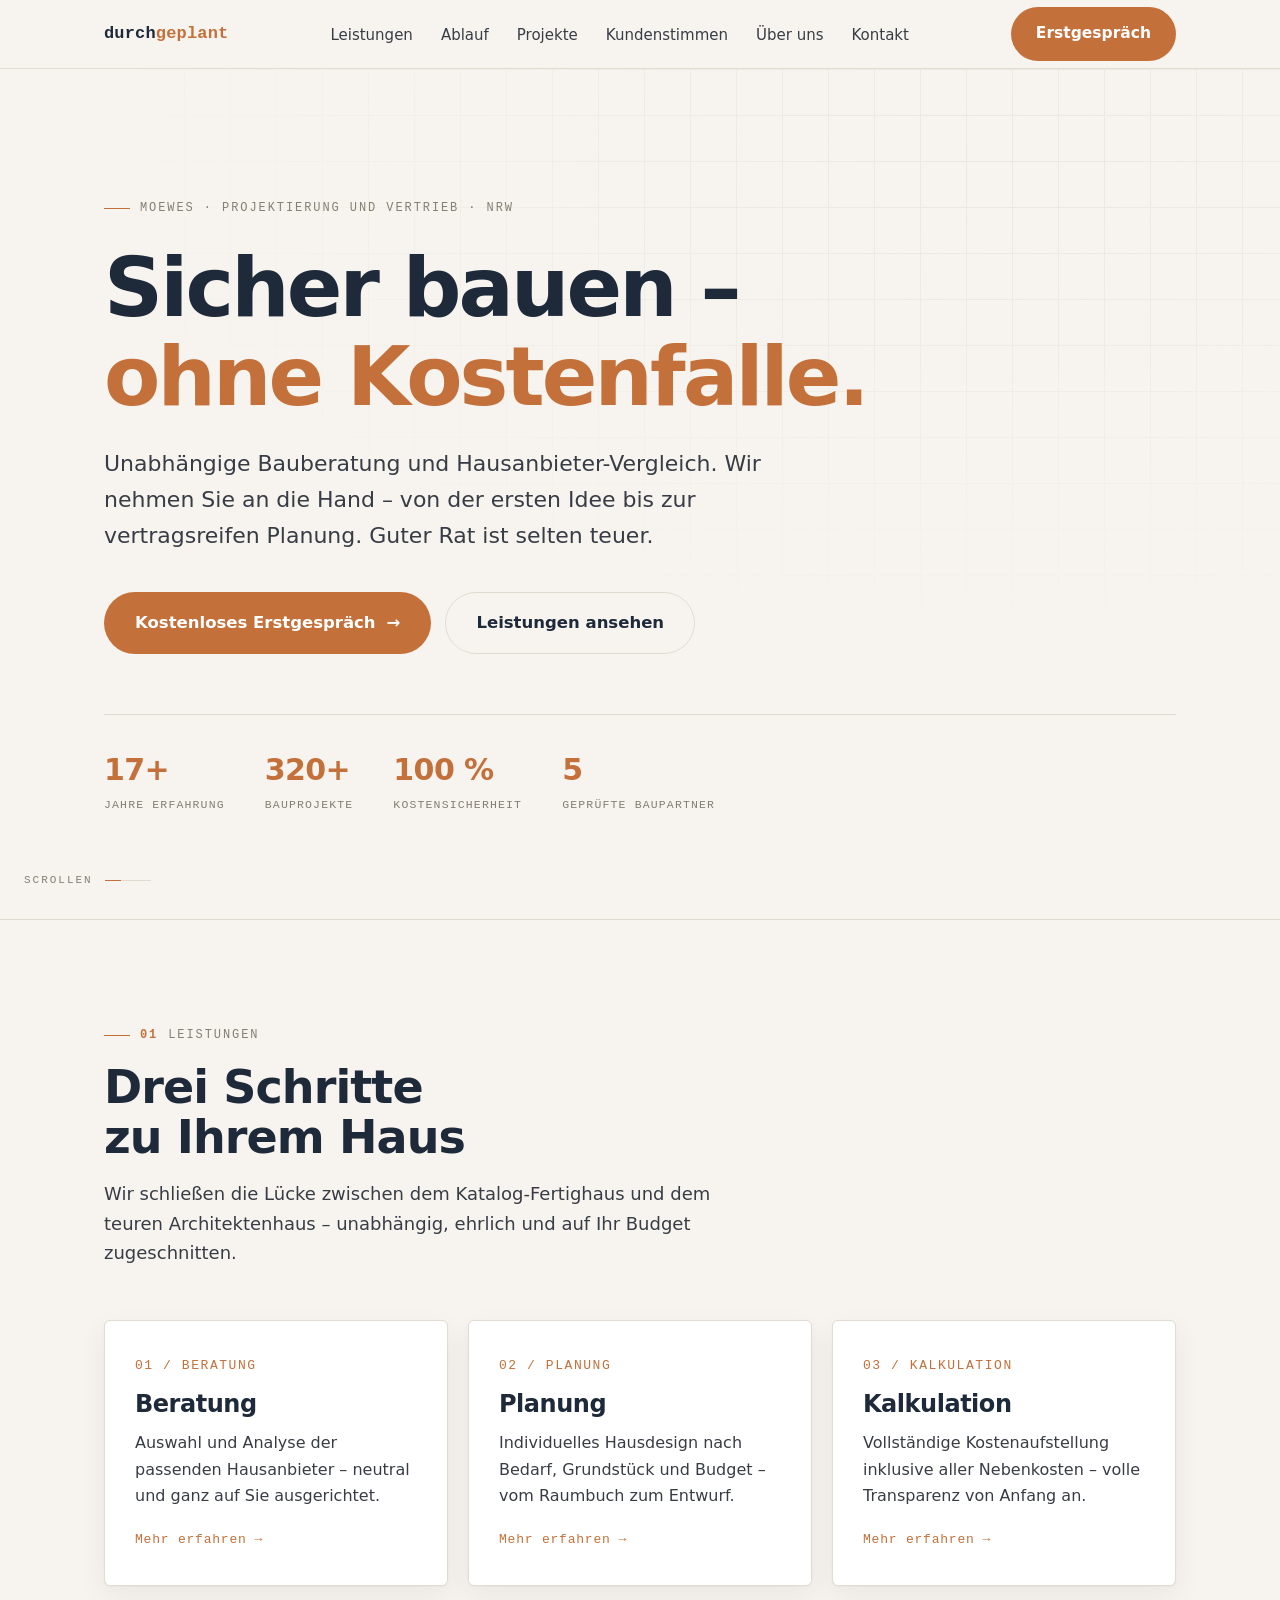
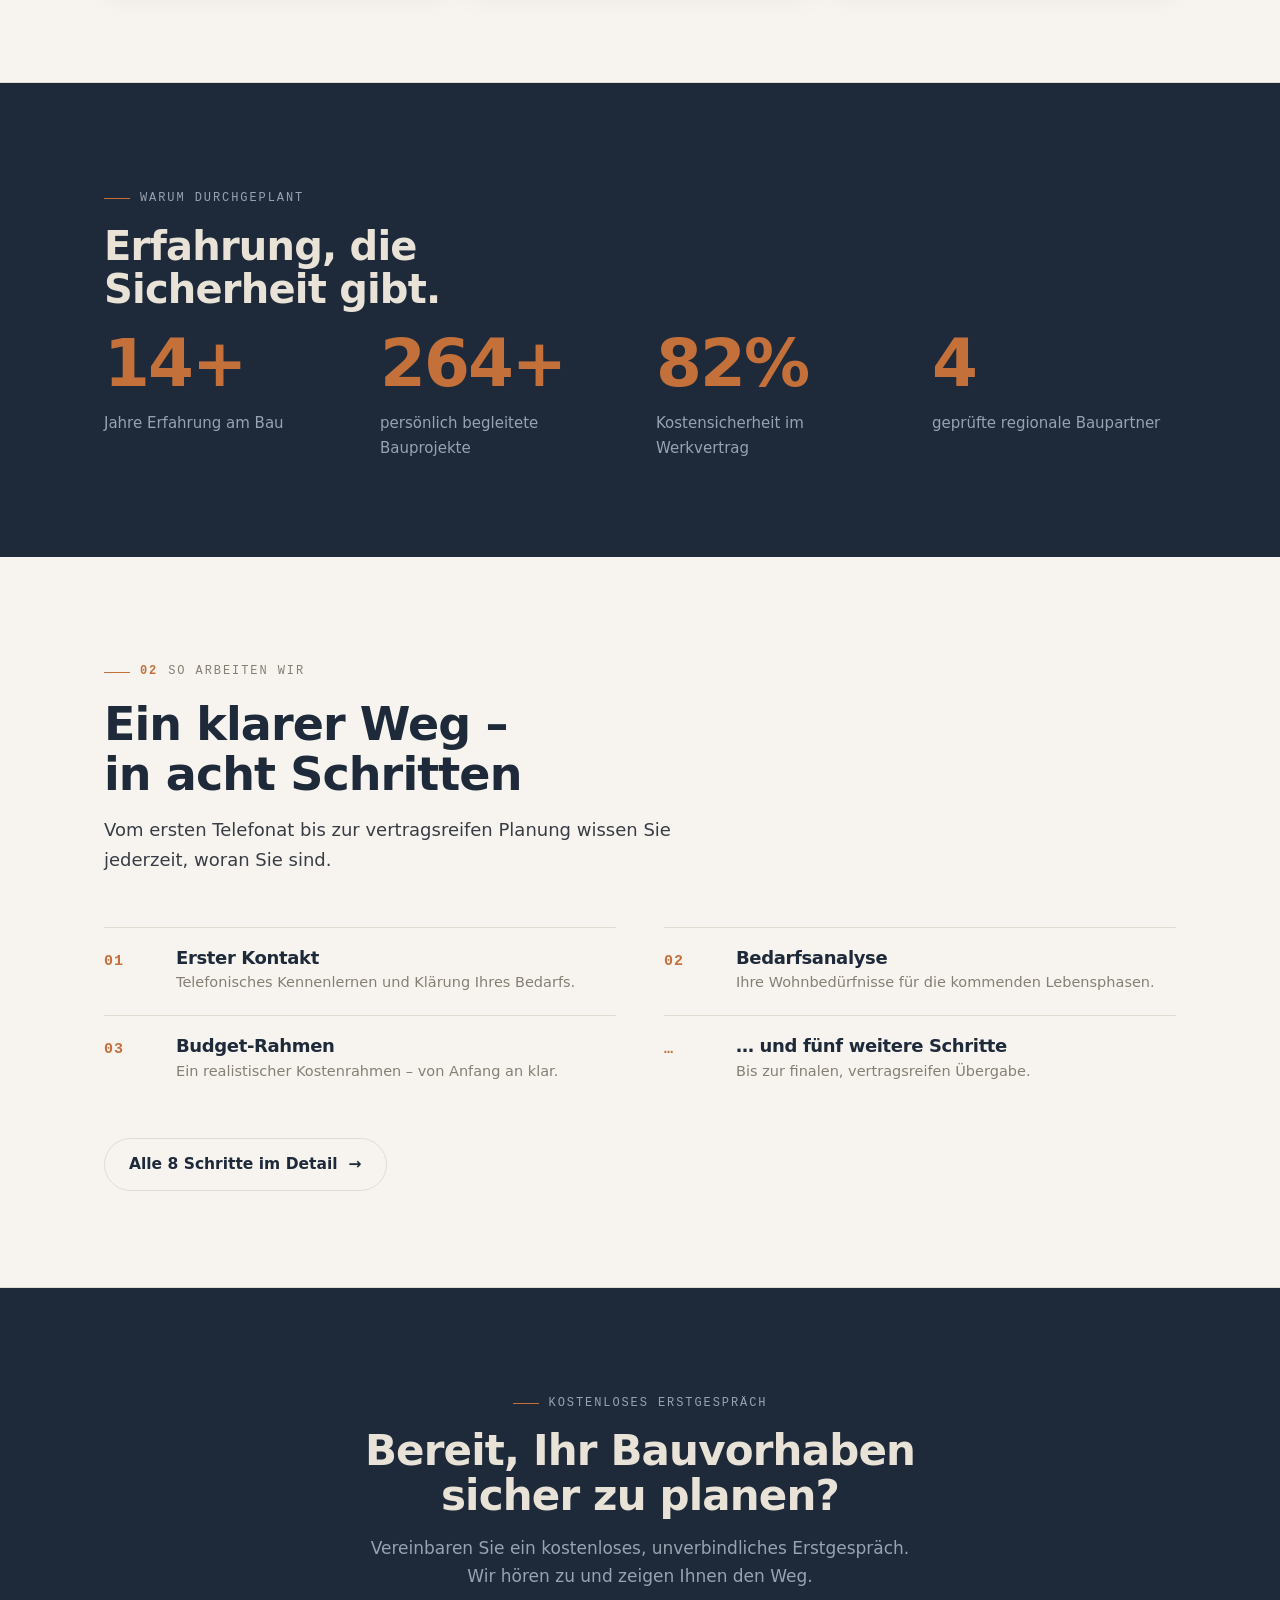
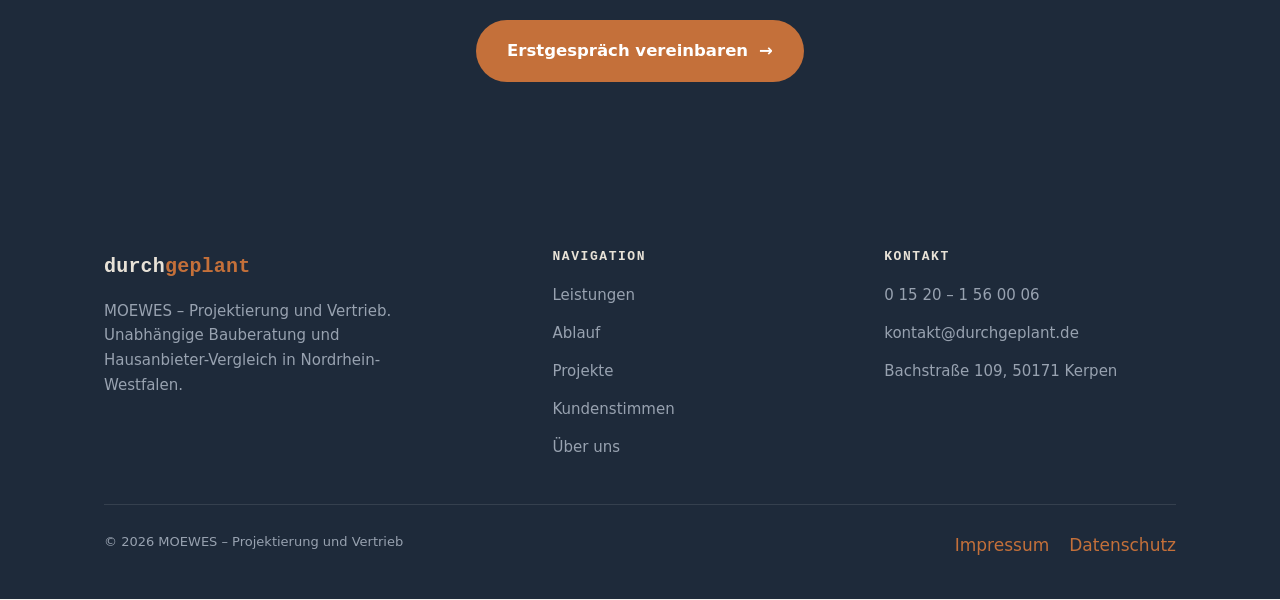
<file: index.html>
<!DOCTYPE html>
<html lang="de">
<head>
  <meta charset="UTF-8">
  <meta name="viewport" content="width=device-width, initial-scale=1.0">
  <title>durchgeplant · Unabhängige Bauberatung in NRW – MOEWES</title>
  <meta name="description" content="Unabhängige Bauberatung und Hausanbieter-Vergleich in NRW. Sicher bauen ohne Kostenfalle – 100 % Kostensicherheit im Werkvertrag.">
  <link rel="icon" href="data:image/svg+xml,%3Csvg xmlns='http://www.w3.org/2000/svg' viewBox='0 0 32 32'%3E%3Crect width='32' height='32' rx='6' fill='%231E2A3A'/%3E%3Cpath d='M8 22V10l8 5 8-5v12' stroke='%23C4703A' stroke-width='2.4' fill='none' stroke-linejoin='round' stroke-linecap='round'/%3E%3C/svg%3E">
  <link rel="stylesheet" href="styles.css">
</head>
<body>

  <div class="scroll-progress" id="scrollProgress" aria-hidden="true"></div>

  <header class="site-header">
    <div class="container nav">
      <a href="index.html" class="brand" aria-label="durchgeplant Startseite">durch<b>geplant</b></a>
      <nav aria-label="Hauptnavigation">
        <ul class="nav-links" id="navLinks">
          <li><a href="leistungen.html">Leistungen</a></li>
          <li><a href="ablauf.html">Ablauf</a></li>
          <li><a href="projekte.html">Projekte</a></li>
          <li><a href="kundenstimmen.html">Kundenstimmen</a></li>
          <li><a href="ueber-uns.html">Über uns</a></li>
          <li><a href="kontakt.html">Kontakt</a></li>
        </ul>
      </nav>
      <div class="nav-cta">
        <a href="kontakt.html" class="btn btn-primary">Erstgespräch</a>
        <button class="nav-toggle" id="navToggle" aria-label="Menü öffnen" aria-expanded="false" aria-controls="navLinks"><span></span></button>
      </div>
    </div>
  </header>

  <main>
    <section class="hero" style="border-bottom:1px solid var(--line)">
      <div class="hero-grid-bg" aria-hidden="true"></div>
      <div class="container">
        <span class="eyebrow reveal">MOEWES · Projektierung und Vertrieb · NRW</span>
        <h1 class="reveal">Sicher bauen –<br><span class="accent">ohne Kostenfalle.</span></h1>
        <p class="sub reveal">Unabhängige Bauberatung und Hausanbieter-Vergleich. Wir nehmen Sie an die Hand – von der ersten Idee bis zur vertragsreifen Planung. Guter Rat ist selten teuer.</p>
        <div class="actions reveal">
          <a href="kontakt.html" class="btn btn-primary btn-lg btn--arrow">Kostenloses Erstgespräch</a>
          <a href="leistungen.html" class="btn btn-ghost btn-lg">Leistungen ansehen</a>
        </div>
        <div class="trust-strip reveal">
          <div><div class="t-val"><em class="count" data-to="17" data-suffix="+">17+</em></div><div class="t-cap">Jahre Erfahrung</div></div>
          <div><div class="t-val"><em class="count" data-to="320" data-suffix="+">320+</em></div><div class="t-cap">Bauprojekte</div></div>
          <div><div class="t-val"><em class="count" data-to="100" data-suffix="&nbsp;%">100&nbsp;%</em></div><div class="t-cap">Kostensicherheit</div></div>
          <div><div class="t-val"><em class="count" data-to="5" data-suffix="">5</em></div><div class="t-cap">geprüfte Baupartner</div></div>
        </div>
      </div>
      <a href="#leistungen" class="scroll-cue" id="scrollCue" aria-label="Weiter scrollen">
        Scrollen <span class="cue-track" aria-hidden="true"></span>
      </a>
    </section>

    <section id="leistungen">
      <div class="container">
        <div class="sec-head reveal">
          <span class="eyebrow"><span class="num">01</span> Leistungen</span>
          <h2>Drei Schritte zu Ihrem Haus</h2>
          <p>Wir schließen die Lücke zwischen dem Katalog-Fertighaus und dem teuren Architektenhaus – unabhängig, ehrlich und auf Ihr Budget zugeschnitten.</p>
        </div>
        <div class="cards">
          <a href="leistungen.html#beratung" class="card reveal">
            <div class="card-n">01 / BERATUNG</div>
            <h3>Beratung</h3>
            <p>Auswahl und Analyse der passenden Hausanbieter – neutral und ganz auf Sie ausgerichtet.</p>
            <span class="card-more">Mehr erfahren</span>
          </a>
          <a href="leistungen.html#planung" class="card reveal">
            <div class="card-n">02 / PLANUNG</div>
            <h3>Planung</h3>
            <p>Individuelles Hausdesign nach Bedarf, Grundstück und Budget – vom Raumbuch zum Entwurf.</p>
            <span class="card-more">Mehr erfahren</span>
          </a>
          <a href="leistungen.html#kalkulation" class="card reveal">
            <div class="card-n">03 / KALKULATION</div>
            <h3>Kalkulation</h3>
            <p>Vollständige Kostenaufstellung inklusive aller Nebenkosten – volle Transparenz von Anfang an.</p>
            <span class="card-more">Mehr erfahren</span>
          </a>
        </div>
      </div>
    </section>

    <section class="band">
      <div class="container">
        <span class="eyebrow reveal">Warum durchgeplant</span>
        <h2 class="reveal" style="max-width:16ch;margin-top:16px;font-size:clamp(26px,3.6vw,40px)">Erfahrung, die Sicherheit gibt.</h2>
        <div class="stats">
          <div class="stat reveal"><div class="val count" data-to="17" data-suffix="+">17+</div><div class="cap">Jahre Erfahrung am Bau</div></div>
          <div class="stat reveal"><div class="val count" data-to="320" data-suffix="+">320+</div><div class="cap">persönlich begleitete Bauprojekte</div></div>
          <div class="stat reveal"><div class="val count" data-to="100" data-suffix="%">100%</div><div class="cap">Kostensicherheit im Werkvertrag</div></div>
          <div class="stat reveal"><div class="val count" data-to="5" data-suffix="">5</div><div class="cap">geprüfte regionale Baupartner</div></div>
        </div>
      </div>
    </section>

    <section>
      <div class="container">
        <div class="sec-head reveal">
          <span class="eyebrow"><span class="num">02</span> So arbeiten wir</span>
          <h2>Ein klarer Weg – in acht Schritten</h2>
          <p>Vom ersten Telefonat bis zur vertragsreifen Planung wissen Sie jederzeit, woran Sie sind.</p>
        </div>
        <div class="timeline">
          <div class="step reveal"><div class="idx">01</div><div><h3>Erster Kontakt</h3><p>Telefonisches Kennenlernen und Klärung Ihres Bedarfs.</p></div></div>
          <div class="step reveal"><div class="idx">02</div><div><h3>Bedarfsanalyse</h3><p>Ihre Wohnbedürfnisse für die kommenden Lebensphasen.</p></div></div>
          <div class="step reveal"><div class="idx">03</div><div><h3>Budget-Rahmen</h3><p>Ein realistischer Kostenrahmen – von Anfang an klar.</p></div></div>
          <div class="step reveal"><div class="idx">…</div><div><h3>… und fünf weitere Schritte</h3><p>Bis zur finalen, vertragsreifen Übergabe.</p></div></div>
        </div>
        <div class="reveal" style="margin-top:34px">
          <a href="ablauf.html" class="btn btn-ghost btn--arrow">Alle 8 Schritte im Detail</a>
        </div>
      </div>
    </section>

    <section class="band cta-band">
      <div class="container">
        <span class="eyebrow reveal">Kostenloses Erstgespräch</span>
        <h2 class="reveal">Bereit, Ihr Bauvorhaben sicher zu planen?</h2>
        <p class="reveal">Vereinbaren Sie ein kostenloses, unverbindliches Erstgespräch. Wir hören zu und zeigen Ihnen den Weg.</p>
        <div class="actions reveal">
          <a href="kontakt.html" class="btn btn-primary btn-lg btn--arrow">Erstgespräch vereinbaren</a>
        </div>
      </div>
    </section>

  </main>

  <footer class="site-footer">
    <div class="container">
      <div class="footer-top">
        <div class="footer-brand">
          <span class="brand">durch<b>geplant</b></span>
          <p>MOEWES – Projektierung und Vertrieb. Unabhängige Bauberatung und Hausanbieter-Vergleich in Nordrhein-Westfalen.</p>
        </div>
        <div class="footer-col">
          <h4>Navigation</h4>
          <ul>
            <li><a href="leistungen.html">Leistungen</a></li>
            <li><a href="ablauf.html">Ablauf</a></li>
            <li><a href="projekte.html">Projekte</a></li>
            <li><a href="kundenstimmen.html">Kundenstimmen</a></li>
            <li><a href="ueber-uns.html">Über uns</a></li>
          </ul>
        </div>
        <div class="footer-col">
          <h4>Kontakt</h4>
          <ul>
            <li><a href="tel:+4915201560006">0 15 20 – 1 56 00 06</a></li>
            <li><a href="mailto:kontakt@durchgeplant.de">kontakt@durchgeplant.de</a></li>
            <li><span>Bachstraße 109, 50171 Kerpen</span></li>
          </ul>
        </div>
      </div>
      <div class="footer-bottom">
        <p>&copy; <span id="year">2026</span> MOEWES – Projektierung und Vertrieb</p>
        <div class="legal">
          <a href="impressum.html">Impressum</a>
          <a href="datenschutz.html">Datenschutz</a>
        </div>
      </div>
    </div>
  </footer>

  <script src="script.js"></script>
</body>
</html>
</file>
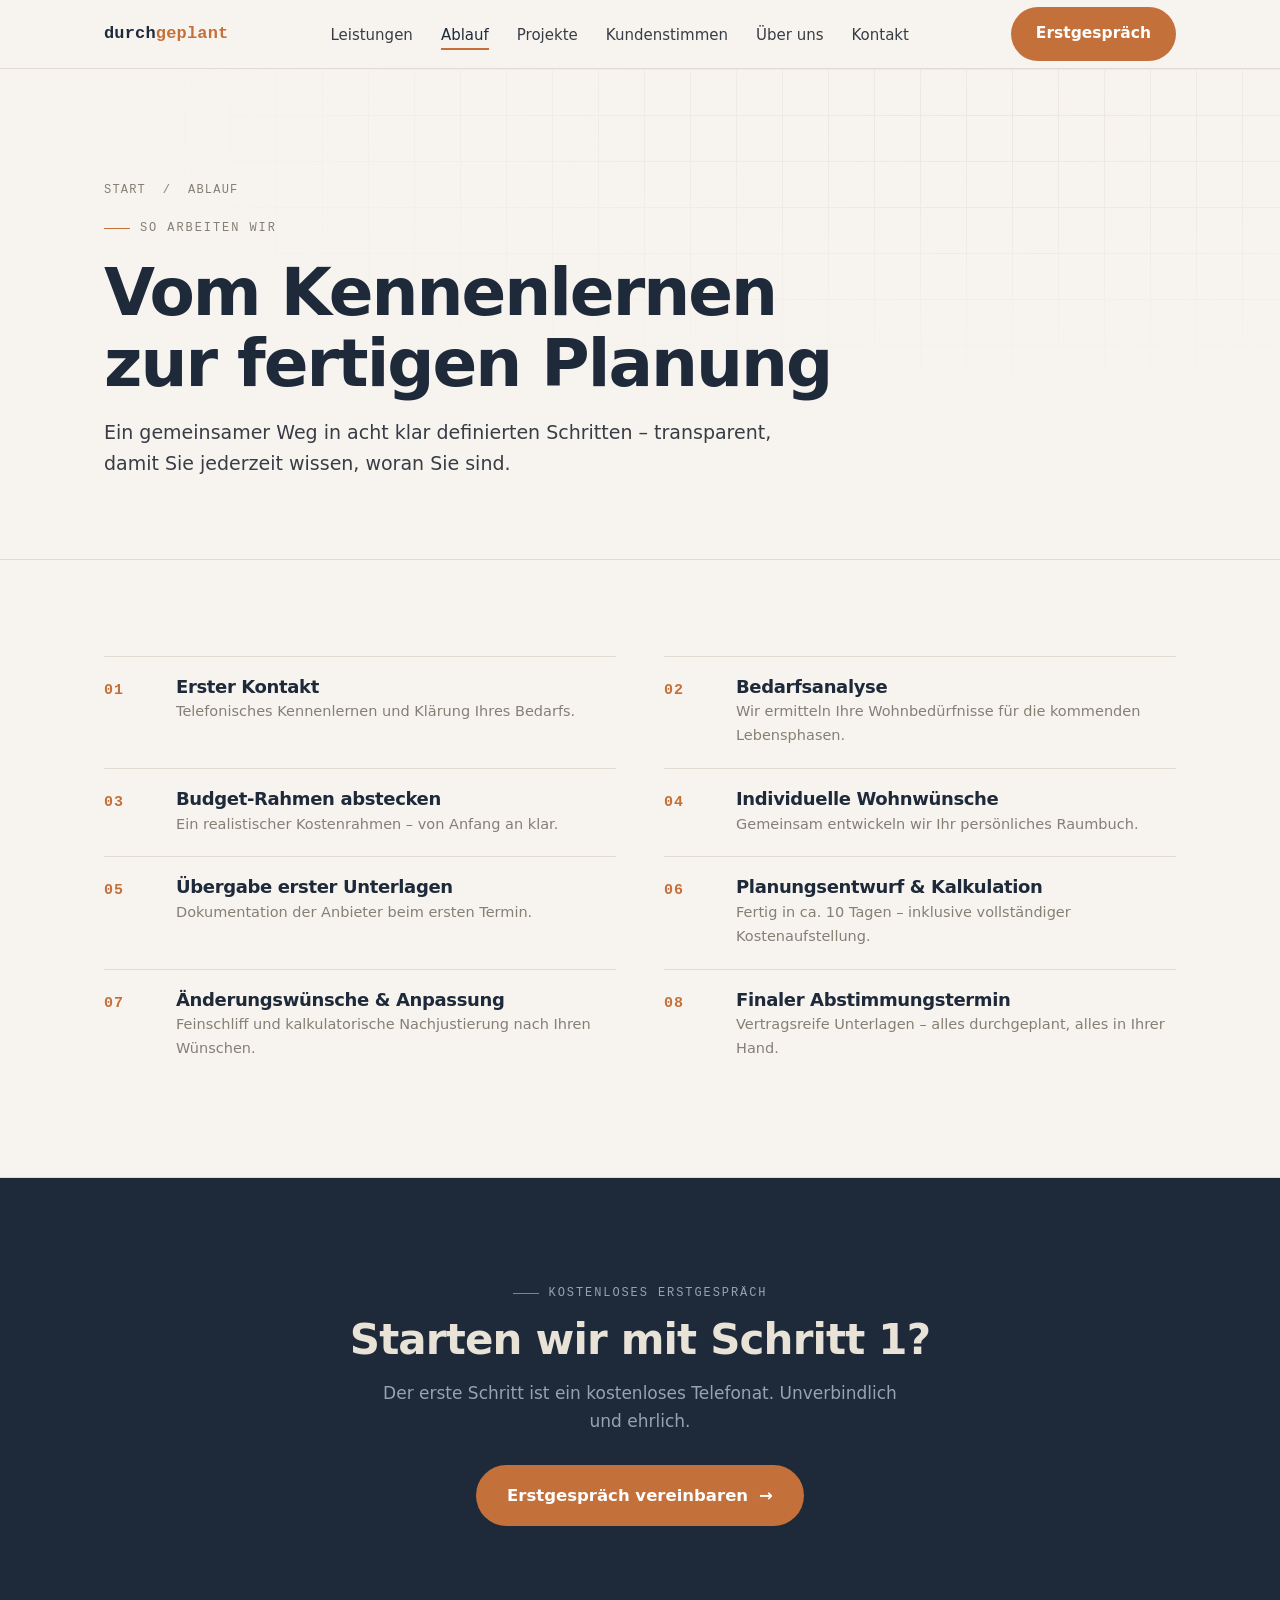
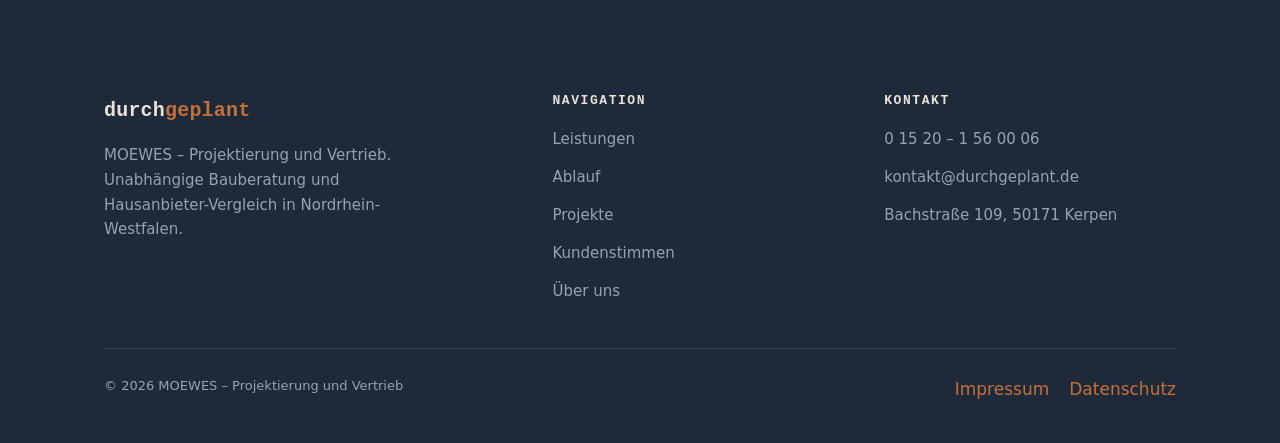
<file: ablauf.html>
<!DOCTYPE html>
<html lang="de">
<head>
  <meta charset="UTF-8">
  <meta name="viewport" content="width=device-width, initial-scale=1.0">
  <title>Ablauf · In 8 Schritten zum Haus – durchgeplant</title>
  <meta name="description" content="Der durchgeplant-Weg: in acht klar definierten Schritten vom ersten Kontakt zur vertragsreifen Bauplanung.">
  <link rel="icon" href="data:image/svg+xml,%3Csvg xmlns='http://www.w3.org/2000/svg' viewBox='0 0 32 32'%3E%3Crect width='32' height='32' rx='6' fill='%231E2A3A'/%3E%3Cpath d='M8 22V10l8 5 8-5v12' stroke='%23C4703A' stroke-width='2.4' fill='none' stroke-linejoin='round' stroke-linecap='round'/%3E%3C/svg%3E">
  <link rel="stylesheet" href="styles.css?v=2">
</head>
<body>

  <div class="scroll-progress" id="scrollProgress" aria-hidden="true"></div>

  <header class="site-header">
    <div class="container nav">
      <a href="index.html" class="brand" aria-label="durchgeplant Startseite">durch<b>geplant</b></a>
      <nav aria-label="Hauptnavigation">
        <ul class="nav-links" id="navLinks">
          <li><a href="leistungen.html">Leistungen</a></li>
          <li><a href="ablauf.html" class="active" aria-current="page">Ablauf</a></li>
          <li><a href="projekte.html">Projekte</a></li>
          <li><a href="kundenstimmen.html">Kundenstimmen</a></li>
          <li><a href="ueber-uns.html">Über uns</a></li>
          <li><a href="kontakt.html">Kontakt</a></li>
        </ul>
      </nav>
      <div class="nav-cta">
        <a href="kontakt.html" class="btn btn-primary">Erstgespräch</a>
        <button class="nav-toggle" id="navToggle" aria-label="Menü öffnen" aria-expanded="false" aria-controls="navLinks"><span></span></button>
      </div>
    </div>
  </header>

  <main>
    <section class="page-hero">
      <div class="hero-grid-bg" aria-hidden="true"></div>
      <div class="container">
        <div class="crumb reveal"><a href="index.html">Start</a> &nbsp;/&nbsp; Ablauf</div>
        <span class="eyebrow reveal" style="margin-top:18px">So arbeiten wir</span>
        <h1 class="reveal">Vom Kennenlernen zur fertigen Planung</h1>
        <p class="reveal">Ein gemeinsamer Weg in acht klar definierten Schritten – transparent, damit Sie jederzeit wissen, woran Sie sind.</p>
      </div>
    </section>
    <section>
      <div class="container">
        <div class="timeline">
          <div class="step reveal"><div class="idx">01</div><div><h3>Erster Kontakt</h3><p>Telefonisches Kennenlernen und Klärung Ihres Bedarfs.</p></div></div>
          <div class="step reveal"><div class="idx">02</div><div><h3>Bedarfsanalyse</h3><p>Wir ermitteln Ihre Wohnbedürfnisse für die kommenden Lebensphasen.</p></div></div>
          <div class="step reveal"><div class="idx">03</div><div><h3>Budget-Rahmen abstecken</h3><p>Ein realistischer Kostenrahmen – von Anfang an klar.</p></div></div>
          <div class="step reveal"><div class="idx">04</div><div><h3>Individuelle Wohnwünsche</h3><p>Gemeinsam entwickeln wir Ihr persönliches Raumbuch.</p></div></div>
          <div class="step reveal"><div class="idx">05</div><div><h3>Übergabe erster Unterlagen</h3><p>Dokumentation der Anbieter beim ersten Termin.</p></div></div>
          <div class="step reveal"><div class="idx">06</div><div><h3>Planungsentwurf &amp; Kalkulation</h3><p>Fertig in ca. 10 Tagen – inklusive vollständiger Kostenaufstellung.</p></div></div>
          <div class="step reveal"><div class="idx">07</div><div><h3>Änderungswünsche &amp; Anpassung</h3><p>Feinschliff und kalkulatorische Nachjustierung nach Ihren Wünschen.</p></div></div>
          <div class="step reveal"><div class="idx">08</div><div><h3>Finaler Abstimmungstermin</h3><p>Vertragsreife Unterlagen – alles durchgeplant, alles in Ihrer Hand.</p></div></div>
        </div>
      </div>
    </section>

    <section class="band cta-band">
      <div class="container">
        <span class="eyebrow reveal">Kostenloses Erstgespräch</span>
        <h2 class="reveal">Starten wir mit Schritt 1?</h2>
        <p class="reveal">Der erste Schritt ist ein kostenloses Telefonat. Unverbindlich und ehrlich.</p>
        <div class="actions reveal">
          <a href="kontakt.html" class="btn btn-primary btn-lg btn--arrow">Erstgespräch vereinbaren</a>
        </div>
      </div>
    </section>

  </main>

  <footer class="site-footer">
    <div class="container">
      <div class="footer-top">
        <div class="footer-brand">
          <span class="brand">durch<b>geplant</b></span>
          <p>MOEWES – Projektierung und Vertrieb. Unabhängige Bauberatung und Hausanbieter-Vergleich in Nordrhein-Westfalen.</p>
        </div>
        <div class="footer-col">
          <h4>Navigation</h4>
          <ul>
            <li><a href="leistungen.html">Leistungen</a></li>
            <li><a href="ablauf.html">Ablauf</a></li>
            <li><a href="projekte.html">Projekte</a></li>
            <li><a href="kundenstimmen.html">Kundenstimmen</a></li>
            <li><a href="ueber-uns.html">Über uns</a></li>
          </ul>
        </div>
        <div class="footer-col">
          <h4>Kontakt</h4>
          <ul>
            <li><a href="tel:+4915201560006">0 15 20 – 1 56 00 06</a></li>
            <li><a href="mailto:kontakt@durchgeplant.de">kontakt@durchgeplant.de</a></li>
            <li><span>Bachstraße 109, 50171 Kerpen</span></li>
          </ul>
        </div>
      </div>
      <div class="footer-bottom">
        <p>&copy; <span id="year">2026</span> MOEWES – Projektierung und Vertrieb</p>
        <div class="legal">
          <a href="impressum.html">Impressum</a>
          <a href="datenschutz.html">Datenschutz</a>
        </div>
      </div>
    </div>
  </footer>

  <script src="script.js?v=2"></script>
</body>
</html>
</file>
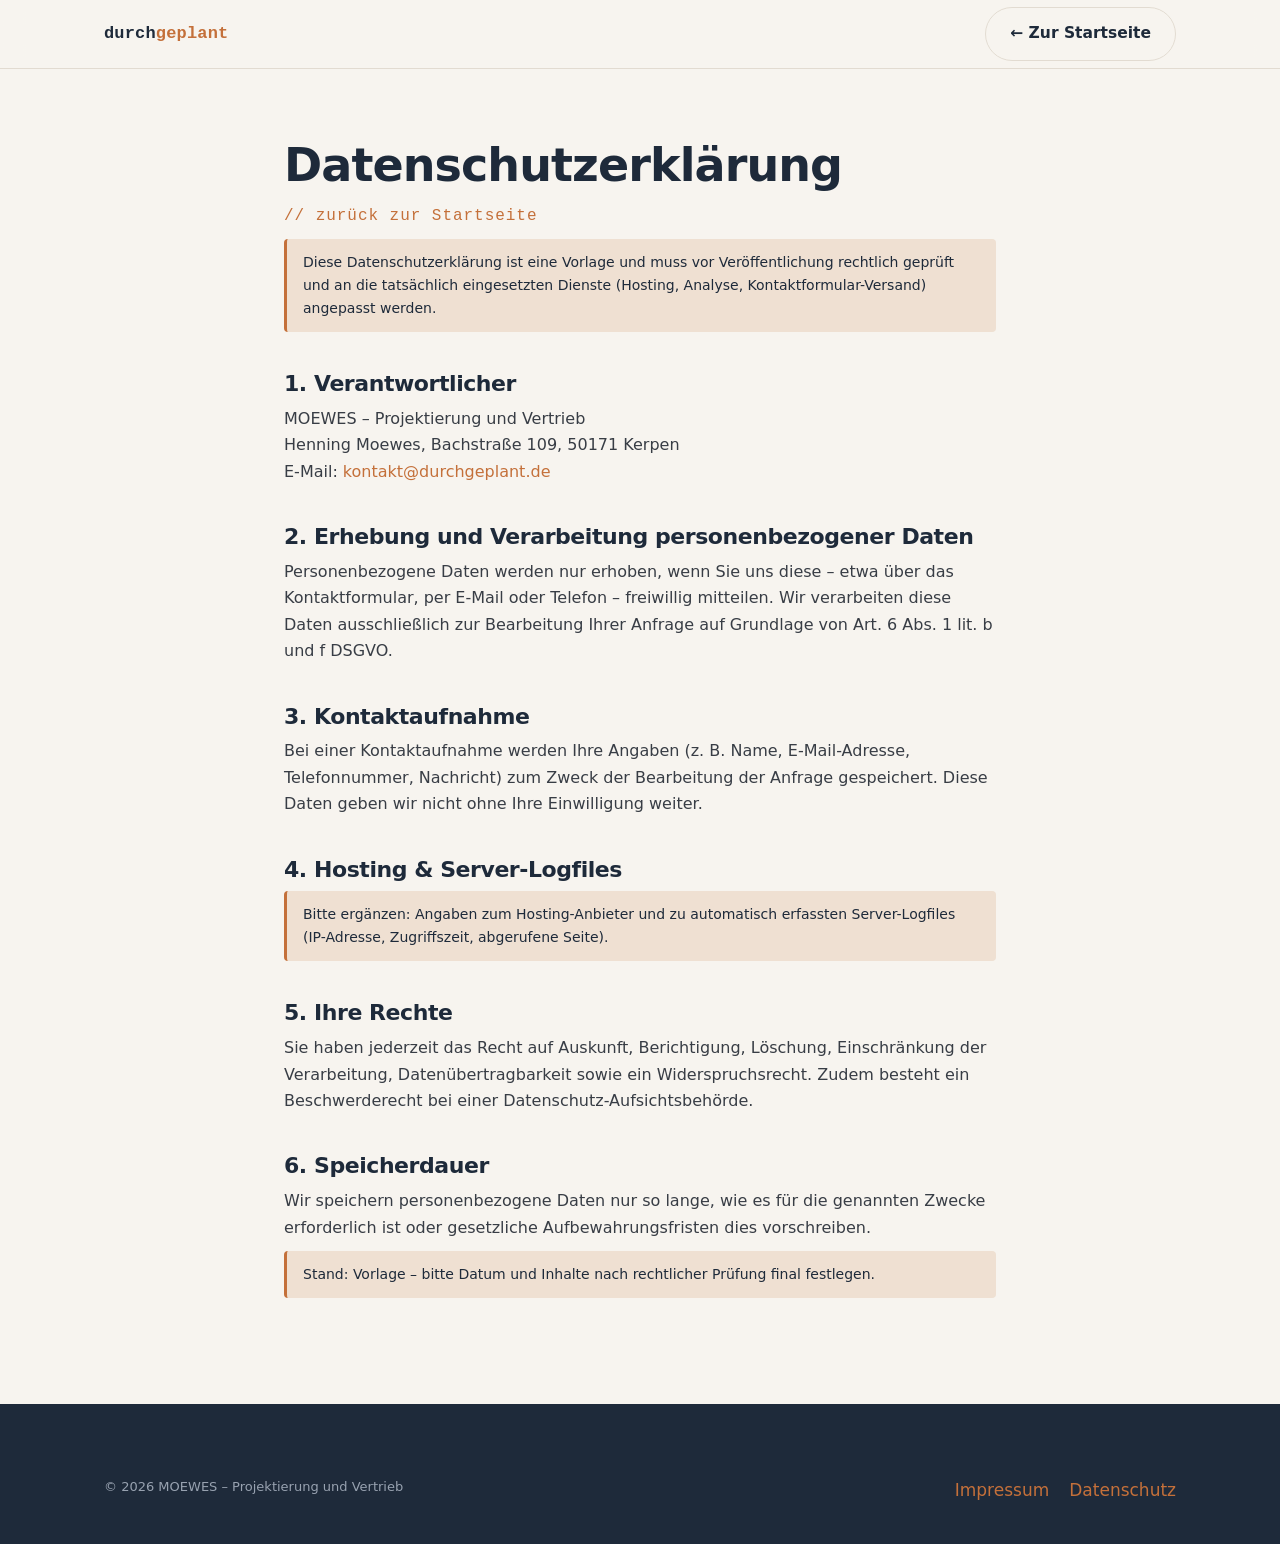
<file: datenschutz.html>
<!DOCTYPE html>
<html lang="de">
<head>
  <meta charset="UTF-8">
  <meta name="viewport" content="width=device-width, initial-scale=1.0">
  <title>Datenschutz · durchgeplant</title>
  <meta name="robots" content="noindex">
  <link rel="icon" href="data:image/svg+xml,%3Csvg xmlns='http://www.w3.org/2000/svg' viewBox='0 0 32 32'%3E%3Crect width='32' height='32' rx='6' fill='%231E2A3A'/%3E%3Cpath d='M8 22V10l8 5 8-5v12' stroke='%23C4703A' stroke-width='2.4' fill='none' stroke-linejoin='round' stroke-linecap='round'/%3E%3C/svg%3E">
  <link rel="stylesheet" href="styles.css?v=2">
</head>
<body>
  <header class="site-header">
    <div class="container nav">
      <a href="index.html" class="brand">durch<b>geplant</b></a>
      <a href="index.html" class="btn btn-ghost">&larr; Zur Startseite</a>
    </div>
  </header>

  <main class="legal-page">
    <div class="container">
      <h1>Datenschutzerklärung</h1>
      <p class="back-link"><a href="index.html">// zurück zur Startseite</a></p>

      <p class="placeholder">Diese Datenschutzerklärung ist eine Vorlage und muss vor Veröffentlichung rechtlich geprüft und an die tatsächlich eingesetzten Dienste (Hosting, Analyse, Kontaktformular-Versand) angepasst werden.</p>

      <h2>1. Verantwortlicher</h2>
      <address>
        MOEWES – Projektierung und Vertrieb<br>
        Henning Moewes, Bachstraße 109, 50171 Kerpen<br>
        E-Mail: <a href="mailto:kontakt@durchgeplant.de">kontakt@durchgeplant.de</a>
      </address>

      <h2>2. Erhebung und Verarbeitung personenbezogener Daten</h2>
      <p>Personenbezogene Daten werden nur erhoben, wenn Sie uns diese – etwa über das Kontaktformular, per E-Mail oder Telefon – freiwillig mitteilen. Wir verarbeiten diese Daten ausschließlich zur Bearbeitung Ihrer Anfrage auf Grundlage von Art. 6 Abs. 1 lit. b und f DSGVO.</p>

      <h2>3. Kontaktaufnahme</h2>
      <p>Bei einer Kontaktaufnahme werden Ihre Angaben (z. B. Name, E-Mail-Adresse, Telefonnummer, Nachricht) zum Zweck der Bearbeitung der Anfrage gespeichert. Diese Daten geben wir nicht ohne Ihre Einwilligung weiter.</p>

      <h2>4. Hosting &amp; Server-Logfiles</h2>
      <p class="placeholder">Bitte ergänzen: Angaben zum Hosting-Anbieter und zu automatisch erfassten Server-Logfiles (IP-Adresse, Zugriffszeit, abgerufene Seite).</p>

      <h2>5. Ihre Rechte</h2>
      <p>Sie haben jederzeit das Recht auf Auskunft, Berichtigung, Löschung, Einschränkung der Verarbeitung, Datenübertragbarkeit sowie ein Widerspruchsrecht. Zudem besteht ein Beschwerderecht bei einer Datenschutz-Aufsichtsbehörde.</p>

      <h2>6. Speicherdauer</h2>
      <p>Wir speichern personenbezogene Daten nur so lange, wie es für die genannten Zwecke erforderlich ist oder gesetzliche Aufbewahrungsfristen dies vorschreiben.</p>

      <p class="placeholder">Stand: Vorlage – bitte Datum und Inhalte nach rechtlicher Prüfung final festlegen.</p>
    </div>
  </main>

  <footer class="site-footer">
    <div class="container">
      <div class="footer-bottom" style="border:none;padding-top:0">
        <p>&copy; <span id="year">2026</span> MOEWES – Projektierung und Vertrieb</p>
        <div class="legal">
          <a href="impressum.html">Impressum</a>
          <a href="datenschutz.html">Datenschutz</a>
        </div>
      </div>
    </div>
  </footer>
  <script src="script.js?v=2"></script>
</body>
</html>
</file>
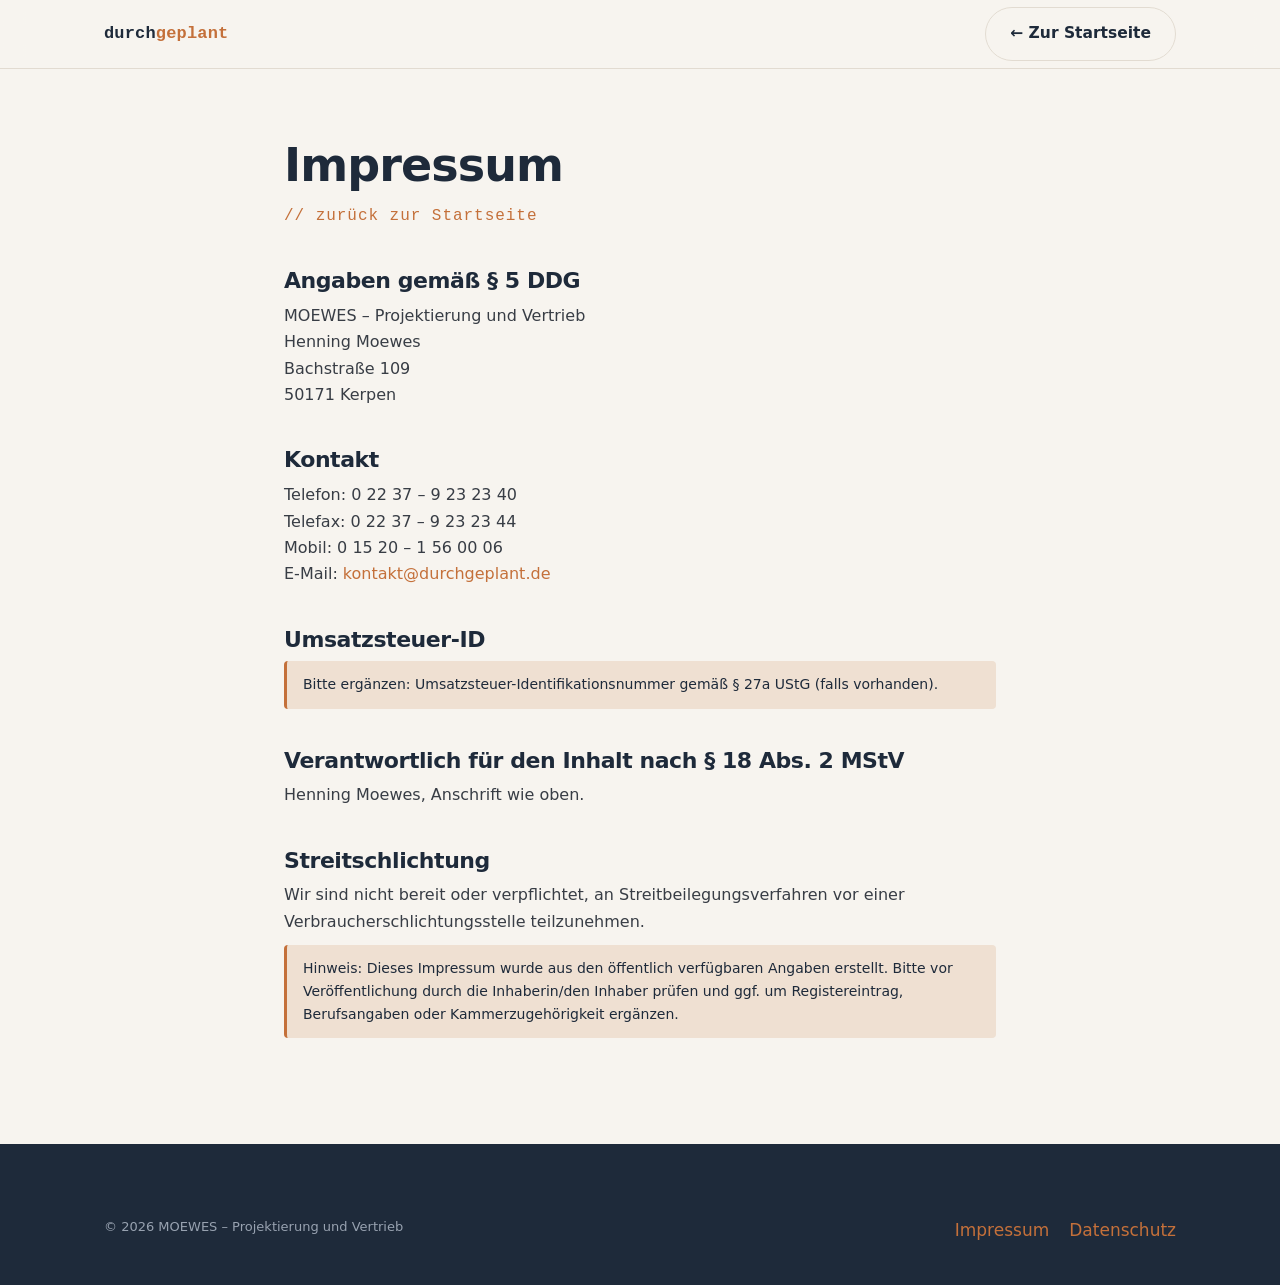
<file: impressum.html>
<!DOCTYPE html>
<html lang="de">
<head>
  <meta charset="UTF-8">
  <meta name="viewport" content="width=device-width, initial-scale=1.0">
  <title>Impressum · durchgeplant</title>
  <meta name="robots" content="noindex">
  <link rel="icon" href="data:image/svg+xml,%3Csvg xmlns='http://www.w3.org/2000/svg' viewBox='0 0 32 32'%3E%3Crect width='32' height='32' rx='6' fill='%231E2A3A'/%3E%3Cpath d='M8 22V10l8 5 8-5v12' stroke='%23C4703A' stroke-width='2.4' fill='none' stroke-linejoin='round' stroke-linecap='round'/%3E%3C/svg%3E">
  <link rel="stylesheet" href="styles.css?v=2">
</head>
<body>
  <header class="site-header">
    <div class="container nav">
      <a href="index.html" class="brand">durch<b>geplant</b></a>
      <a href="index.html" class="btn btn-ghost">&larr; Zur Startseite</a>
    </div>
  </header>

  <main class="legal-page">
    <div class="container">
      <h1>Impressum</h1>
      <p class="back-link"><a href="index.html">// zurück zur Startseite</a></p>

      <h2>Angaben gemäß § 5 DDG</h2>
      <address>
        MOEWES – Projektierung und Vertrieb<br>
        Henning Moewes<br>
        Bachstraße 109<br>
        50171 Kerpen
      </address>

      <h2>Kontakt</h2>
      <p>
        Telefon: 0 22 37 – 9 23 23 40<br>
        Telefax: 0 22 37 – 9 23 23 44<br>
        Mobil: 0 15 20 – 1 56 00 06<br>
        E-Mail: <a href="mailto:kontakt@durchgeplant.de">kontakt@durchgeplant.de</a>
      </p>

      <h2>Umsatzsteuer-ID</h2>
      <p class="placeholder">Bitte ergänzen: Umsatzsteuer-Identifikationsnummer gemäß § 27a UStG (falls vorhanden).</p>

      <h2>Verantwortlich für den Inhalt nach § 18 Abs. 2 MStV</h2>
      <p>Henning Moewes, Anschrift wie oben.</p>

      <h2>Streitschlichtung</h2>
      <p>Wir sind nicht bereit oder verpflichtet, an Streitbeilegungsverfahren vor einer Verbraucherschlichtungsstelle teilzunehmen.</p>

      <p class="placeholder">Hinweis: Dieses Impressum wurde aus den öffentlich verfügbaren Angaben erstellt. Bitte vor Veröffentlichung durch die Inhaberin/den Inhaber prüfen und ggf. um Registereintrag, Berufsangaben oder Kammerzugehörigkeit ergänzen.</p>
    </div>
  </main>

  <footer class="site-footer">
    <div class="container">
      <div class="footer-bottom" style="border:none;padding-top:0">
        <p>&copy; <span id="year">2026</span> MOEWES – Projektierung und Vertrieb</p>
        <div class="legal">
          <a href="impressum.html">Impressum</a>
          <a href="datenschutz.html">Datenschutz</a>
        </div>
      </div>
    </div>
  </footer>
  <script src="script.js?v=2"></script>
</body>
</html>
</file>
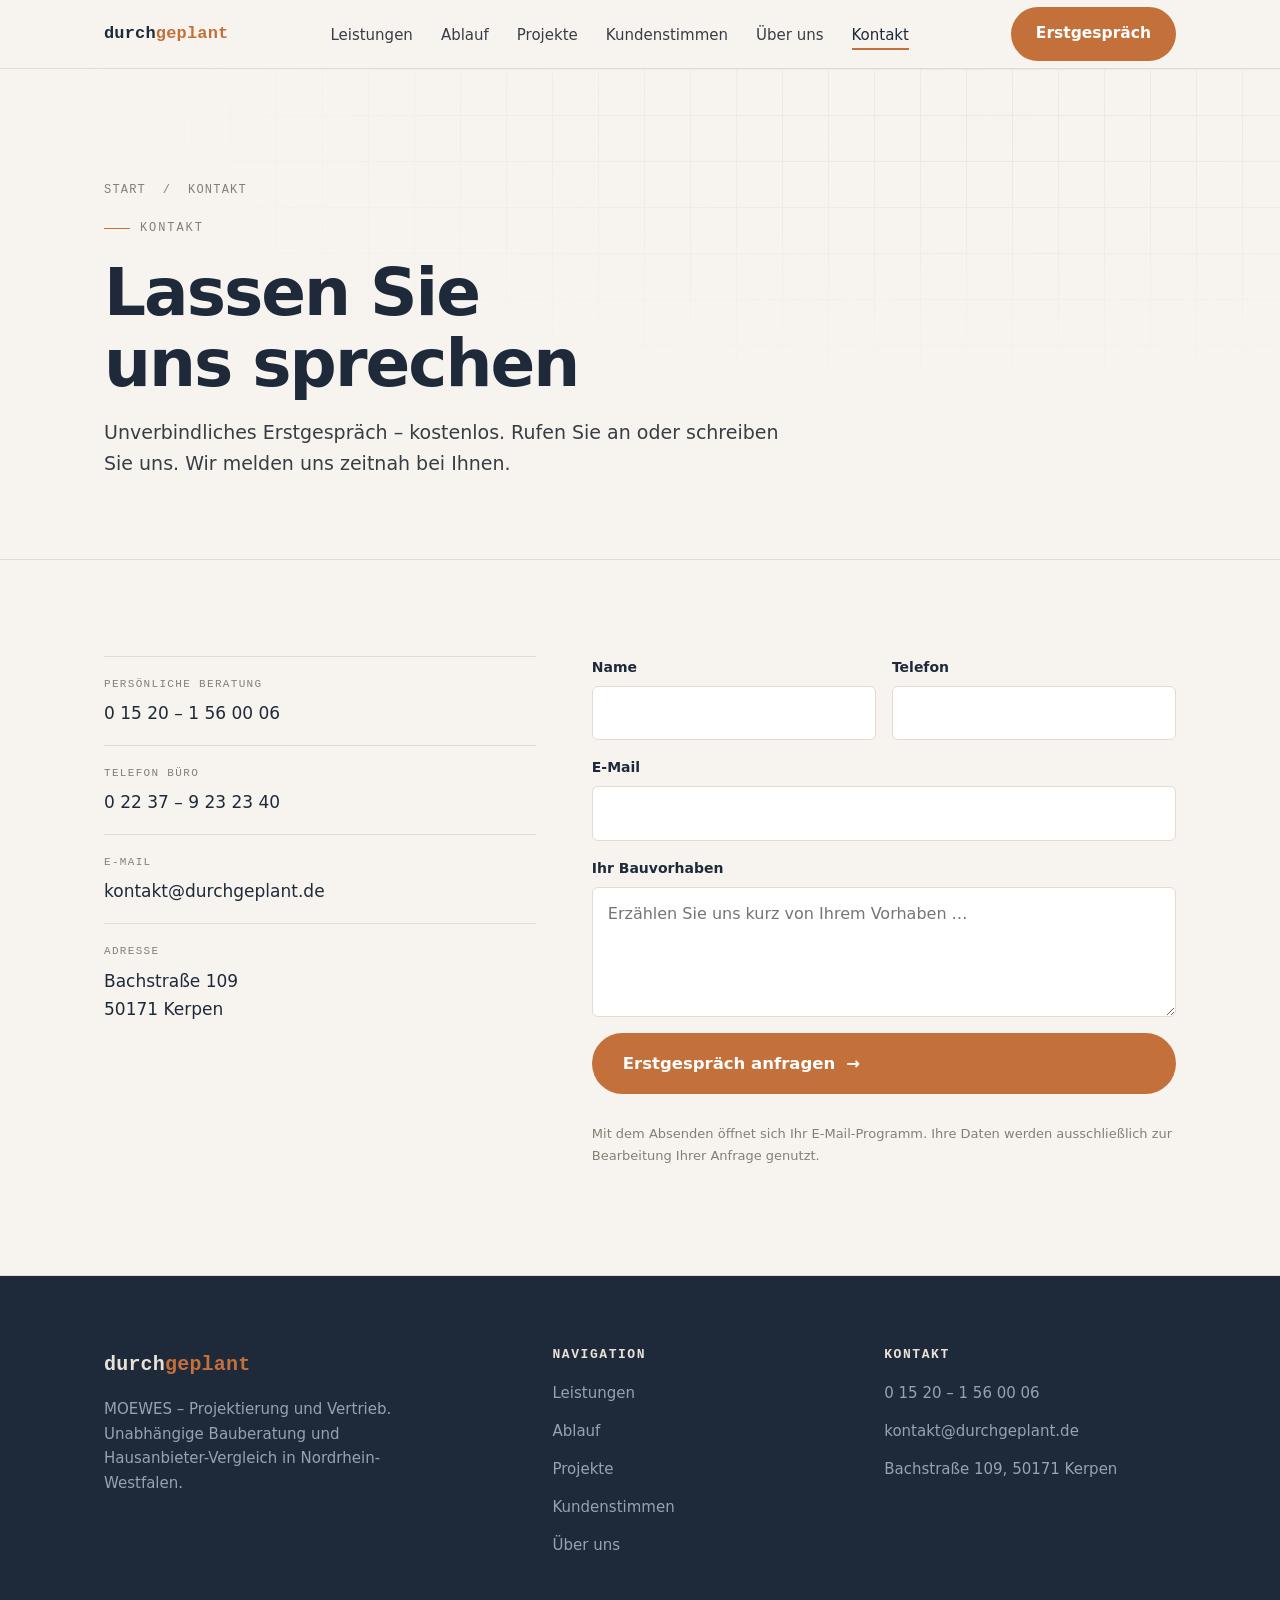
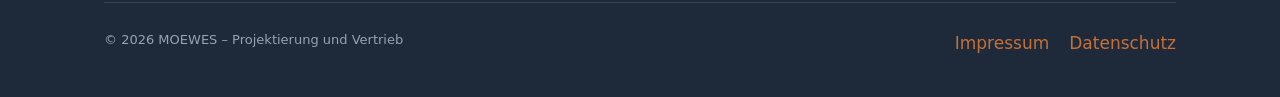
<file: kontakt.html>
<!DOCTYPE html>
<html lang="de">
<head>
  <meta charset="UTF-8">
  <meta name="viewport" content="width=device-width, initial-scale=1.0">
  <title>Kontakt · durchgeplant – Bauberatung Kerpen</title>
  <meta name="description" content="Kontakt zu durchgeplant / MOEWES in Kerpen. Kostenloses Erstgespräch – telefonisch oder per E-Mail.">
  <link rel="icon" href="data:image/svg+xml,%3Csvg xmlns='http://www.w3.org/2000/svg' viewBox='0 0 32 32'%3E%3Crect width='32' height='32' rx='6' fill='%231E2A3A'/%3E%3Cpath d='M8 22V10l8 5 8-5v12' stroke='%23C4703A' stroke-width='2.4' fill='none' stroke-linejoin='round' stroke-linecap='round'/%3E%3C/svg%3E">
  <link rel="stylesheet" href="styles.css?v=2">
</head>
<body>

  <div class="scroll-progress" id="scrollProgress" aria-hidden="true"></div>

  <header class="site-header">
    <div class="container nav">
      <a href="index.html" class="brand" aria-label="durchgeplant Startseite">durch<b>geplant</b></a>
      <nav aria-label="Hauptnavigation">
        <ul class="nav-links" id="navLinks">
          <li><a href="leistungen.html">Leistungen</a></li>
          <li><a href="ablauf.html">Ablauf</a></li>
          <li><a href="projekte.html">Projekte</a></li>
          <li><a href="kundenstimmen.html">Kundenstimmen</a></li>
          <li><a href="ueber-uns.html">Über uns</a></li>
          <li><a href="kontakt.html" class="active" aria-current="page">Kontakt</a></li>
        </ul>
      </nav>
      <div class="nav-cta">
        <a href="kontakt.html" class="btn btn-primary">Erstgespräch</a>
        <button class="nav-toggle" id="navToggle" aria-label="Menü öffnen" aria-expanded="false" aria-controls="navLinks"><span></span></button>
      </div>
    </div>
  </header>

  <main>
    <section class="page-hero">
      <div class="hero-grid-bg" aria-hidden="true"></div>
      <div class="container">
        <div class="crumb reveal"><a href="index.html">Start</a> &nbsp;/&nbsp; Kontakt</div>
        <span class="eyebrow reveal" style="margin-top:18px">Kontakt</span>
        <h1 class="reveal">Lassen Sie uns sprechen</h1>
        <p class="reveal">Unverbindliches Erstgespräch – kostenlos. Rufen Sie an oder schreiben Sie uns. Wir melden uns zeitnah bei Ihnen.</p>
      </div>
    </section>
    <section>
      <div class="container">
        <div class="contact-wrap">
          <div class="contact-info reveal">
            <dl>
              <div class="row"><dt>Persönliche Beratung</dt><dd><a href="tel:+4915201560006">0 15 20 – 1 56 00 06</a></dd></div>
              <div class="row"><dt>Telefon Büro</dt><dd><a href="tel:+4922379232340">0 22 37 – 9 23 23 40</a></dd></div>
              <div class="row"><dt>E-Mail</dt><dd><a href="mailto:kontakt@durchgeplant.de">kontakt@durchgeplant.de</a></dd></div>
              <div class="row"><dt>Adresse</dt><dd>Bachstraße 109<br>50171 Kerpen</dd></div>
            </dl>
          </div>
          <form class="reveal" action="mailto:kontakt@durchgeplant.de" method="post" enctype="text/plain">
            <div class="form-row">
              <div class="field"><label for="name">Name</label><input type="text" id="name" name="Name" required></div>
              <div class="field"><label for="phone">Telefon</label><input type="tel" id="phone" name="Telefon"></div>
            </div>
            <div class="field"><label for="email">E-Mail</label><input type="email" id="email" name="E-Mail" required></div>
            <div class="field"><label for="msg">Ihr Bauvorhaben</label><textarea id="msg" name="Nachricht" placeholder="Erzählen Sie uns kurz von Ihrem Vorhaben …"></textarea></div>
            <button type="submit" class="btn btn-primary btn-lg btn--arrow">Erstgespräch anfragen</button>
            <p class="form-note">Mit dem Absenden öffnet sich Ihr E-Mail-Programm. Ihre Daten werden ausschließlich zur Bearbeitung Ihrer Anfrage genutzt.</p>
          </form>
        </div>
      </div>
    </section>

  </main>

  <footer class="site-footer">
    <div class="container">
      <div class="footer-top">
        <div class="footer-brand">
          <span class="brand">durch<b>geplant</b></span>
          <p>MOEWES – Projektierung und Vertrieb. Unabhängige Bauberatung und Hausanbieter-Vergleich in Nordrhein-Westfalen.</p>
        </div>
        <div class="footer-col">
          <h4>Navigation</h4>
          <ul>
            <li><a href="leistungen.html">Leistungen</a></li>
            <li><a href="ablauf.html">Ablauf</a></li>
            <li><a href="projekte.html">Projekte</a></li>
            <li><a href="kundenstimmen.html">Kundenstimmen</a></li>
            <li><a href="ueber-uns.html">Über uns</a></li>
          </ul>
        </div>
        <div class="footer-col">
          <h4>Kontakt</h4>
          <ul>
            <li><a href="tel:+4915201560006">0 15 20 – 1 56 00 06</a></li>
            <li><a href="mailto:kontakt@durchgeplant.de">kontakt@durchgeplant.de</a></li>
            <li><span>Bachstraße 109, 50171 Kerpen</span></li>
          </ul>
        </div>
      </div>
      <div class="footer-bottom">
        <p>&copy; <span id="year">2026</span> MOEWES – Projektierung und Vertrieb</p>
        <div class="legal">
          <a href="impressum.html">Impressum</a>
          <a href="datenschutz.html">Datenschutz</a>
        </div>
      </div>
    </div>
  </footer>

  <script src="script.js?v=2"></script>
</body>
</html>
</file>
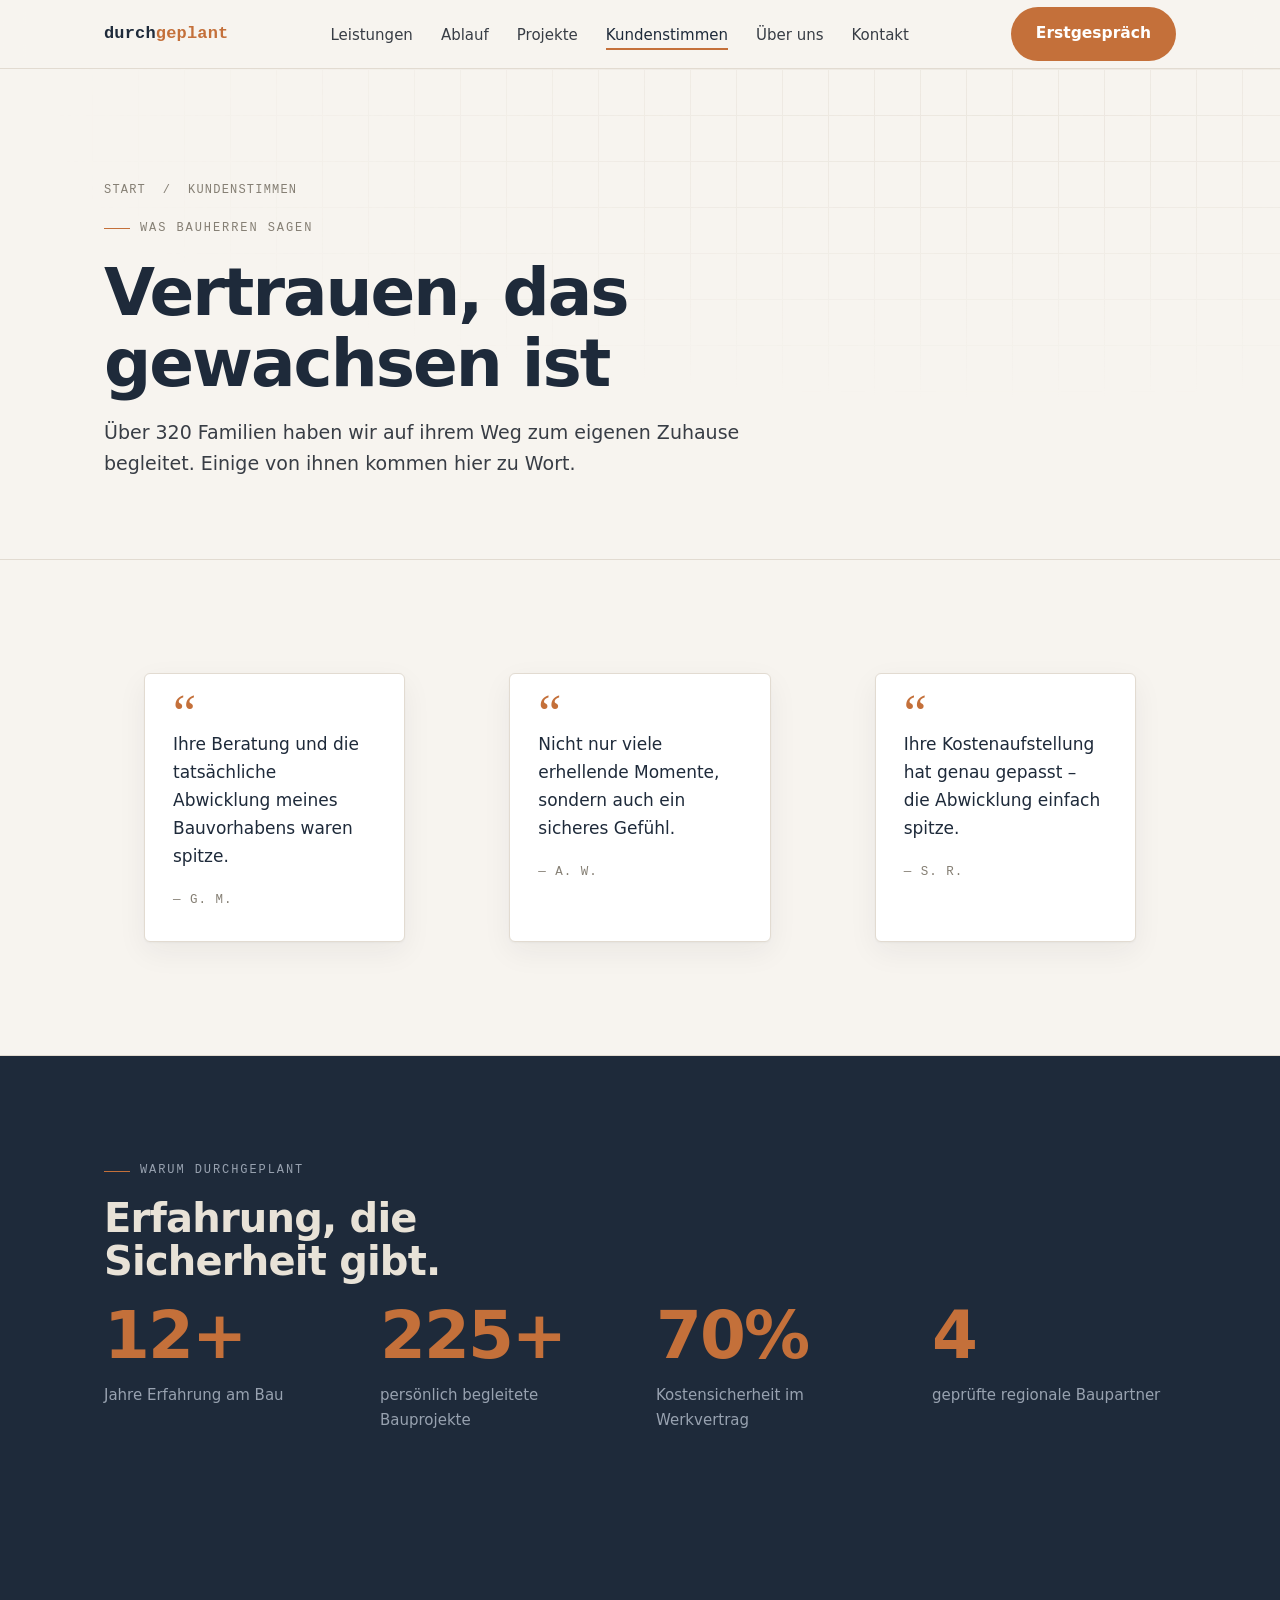
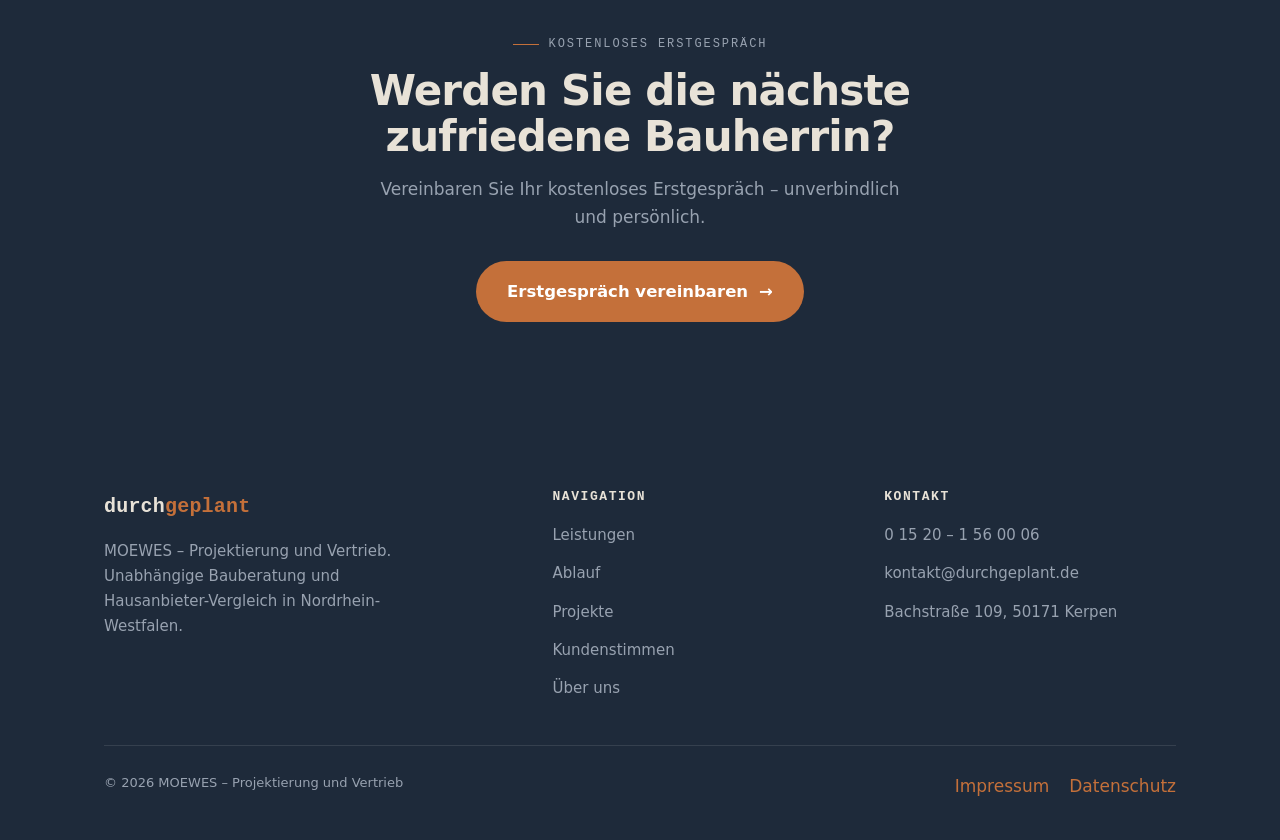
<file: kundenstimmen.html>
<!DOCTYPE html>
<html lang="de">
<head>
  <meta charset="UTF-8">
  <meta name="viewport" content="width=device-width, initial-scale=1.0">
  <title>Kundenstimmen · Erfahrungen mit durchgeplant</title>
  <meta name="description" content="Echte Stimmen von Bauherren, die durchgeplant auf dem Weg zum eigenen Haus begleitet hat.">
  <link rel="icon" href="data:image/svg+xml,%3Csvg xmlns='http://www.w3.org/2000/svg' viewBox='0 0 32 32'%3E%3Crect width='32' height='32' rx='6' fill='%231E2A3A'/%3E%3Cpath d='M8 22V10l8 5 8-5v12' stroke='%23C4703A' stroke-width='2.4' fill='none' stroke-linejoin='round' stroke-linecap='round'/%3E%3C/svg%3E">
  <link rel="stylesheet" href="styles.css?v=2">
</head>
<body>

  <div class="scroll-progress" id="scrollProgress" aria-hidden="true"></div>

  <header class="site-header">
    <div class="container nav">
      <a href="index.html" class="brand" aria-label="durchgeplant Startseite">durch<b>geplant</b></a>
      <nav aria-label="Hauptnavigation">
        <ul class="nav-links" id="navLinks">
          <li><a href="leistungen.html">Leistungen</a></li>
          <li><a href="ablauf.html">Ablauf</a></li>
          <li><a href="projekte.html">Projekte</a></li>
          <li><a href="kundenstimmen.html" class="active" aria-current="page">Kundenstimmen</a></li>
          <li><a href="ueber-uns.html">Über uns</a></li>
          <li><a href="kontakt.html">Kontakt</a></li>
        </ul>
      </nav>
      <div class="nav-cta">
        <a href="kontakt.html" class="btn btn-primary">Erstgespräch</a>
        <button class="nav-toggle" id="navToggle" aria-label="Menü öffnen" aria-expanded="false" aria-controls="navLinks"><span></span></button>
      </div>
    </div>
  </header>

  <main>
    <section class="page-hero">
      <div class="hero-grid-bg" aria-hidden="true"></div>
      <div class="container">
        <div class="crumb reveal"><a href="index.html">Start</a> &nbsp;/&nbsp; Kundenstimmen</div>
        <span class="eyebrow reveal" style="margin-top:18px">Was Bauherren sagen</span>
        <h1 class="reveal">Vertrauen, das gewachsen ist</h1>
        <p class="reveal">Über 320 Familien haben wir auf ihrem Weg zum eigenen Zuhause begleitet. Einige von ihnen kommen hier zu Wort.</p>
      </div>
    </section>
    <section>
      <div class="container">
        <div class="quotes">
          <blockquote class="quote reveal"><span class="mark" aria-hidden="true">&ldquo;</span><p>Ihre Beratung und die tatsächliche Abwicklung meines Bauvorhabens waren spitze.</p><cite>— G. M.</cite></blockquote>
          <blockquote class="quote reveal"><span class="mark" aria-hidden="true">&ldquo;</span><p>Nicht nur viele erhellende Momente, sondern auch ein sicheres Gefühl.</p><cite>— A. W.</cite></blockquote>
          <blockquote class="quote reveal"><span class="mark" aria-hidden="true">&ldquo;</span><p>Ihre Kostenaufstellung hat genau gepasst – die Abwicklung einfach spitze.</p><cite>— S. R.</cite></blockquote>
        </div>
      </div>
    </section>

    <section class="band">
      <div class="container">
        <span class="eyebrow reveal">Warum durchgeplant</span>
        <h2 class="reveal" style="max-width:16ch;margin-top:16px;font-size:clamp(26px,3.6vw,40px)">Erfahrung, die Sicherheit gibt.</h2>
        <div class="stats">
          <div class="stat reveal"><div class="val count" data-to="17" data-suffix="+">17+</div><div class="cap">Jahre Erfahrung am Bau</div></div>
          <div class="stat reveal"><div class="val count" data-to="320" data-suffix="+">320+</div><div class="cap">persönlich begleitete Bauprojekte</div></div>
          <div class="stat reveal"><div class="val count" data-to="100" data-suffix="%">100%</div><div class="cap">Kostensicherheit im Werkvertrag</div></div>
          <div class="stat reveal"><div class="val count" data-to="5" data-suffix="">5</div><div class="cap">geprüfte regionale Baupartner</div></div>
        </div>
      </div>
    </section>
    <section class="band cta-band">
      <div class="container">
        <span class="eyebrow reveal">Kostenloses Erstgespräch</span>
        <h2 class="reveal">Werden Sie die nächste zufriedene Bauherrin?</h2>
        <p class="reveal">Vereinbaren Sie Ihr kostenloses Erstgespräch – unverbindlich und persönlich.</p>
        <div class="actions reveal">
          <a href="kontakt.html" class="btn btn-primary btn-lg btn--arrow">Erstgespräch vereinbaren</a>
        </div>
      </div>
    </section>

  </main>

  <footer class="site-footer">
    <div class="container">
      <div class="footer-top">
        <div class="footer-brand">
          <span class="brand">durch<b>geplant</b></span>
          <p>MOEWES – Projektierung und Vertrieb. Unabhängige Bauberatung und Hausanbieter-Vergleich in Nordrhein-Westfalen.</p>
        </div>
        <div class="footer-col">
          <h4>Navigation</h4>
          <ul>
            <li><a href="leistungen.html">Leistungen</a></li>
            <li><a href="ablauf.html">Ablauf</a></li>
            <li><a href="projekte.html">Projekte</a></li>
            <li><a href="kundenstimmen.html">Kundenstimmen</a></li>
            <li><a href="ueber-uns.html">Über uns</a></li>
          </ul>
        </div>
        <div class="footer-col">
          <h4>Kontakt</h4>
          <ul>
            <li><a href="tel:+4915201560006">0 15 20 – 1 56 00 06</a></li>
            <li><a href="mailto:kontakt@durchgeplant.de">kontakt@durchgeplant.de</a></li>
            <li><span>Bachstraße 109, 50171 Kerpen</span></li>
          </ul>
        </div>
      </div>
      <div class="footer-bottom">
        <p>&copy; <span id="year">2026</span> MOEWES – Projektierung und Vertrieb</p>
        <div class="legal">
          <a href="impressum.html">Impressum</a>
          <a href="datenschutz.html">Datenschutz</a>
        </div>
      </div>
    </div>
  </footer>

  <script src="script.js?v=2"></script>
</body>
</html>
</file>
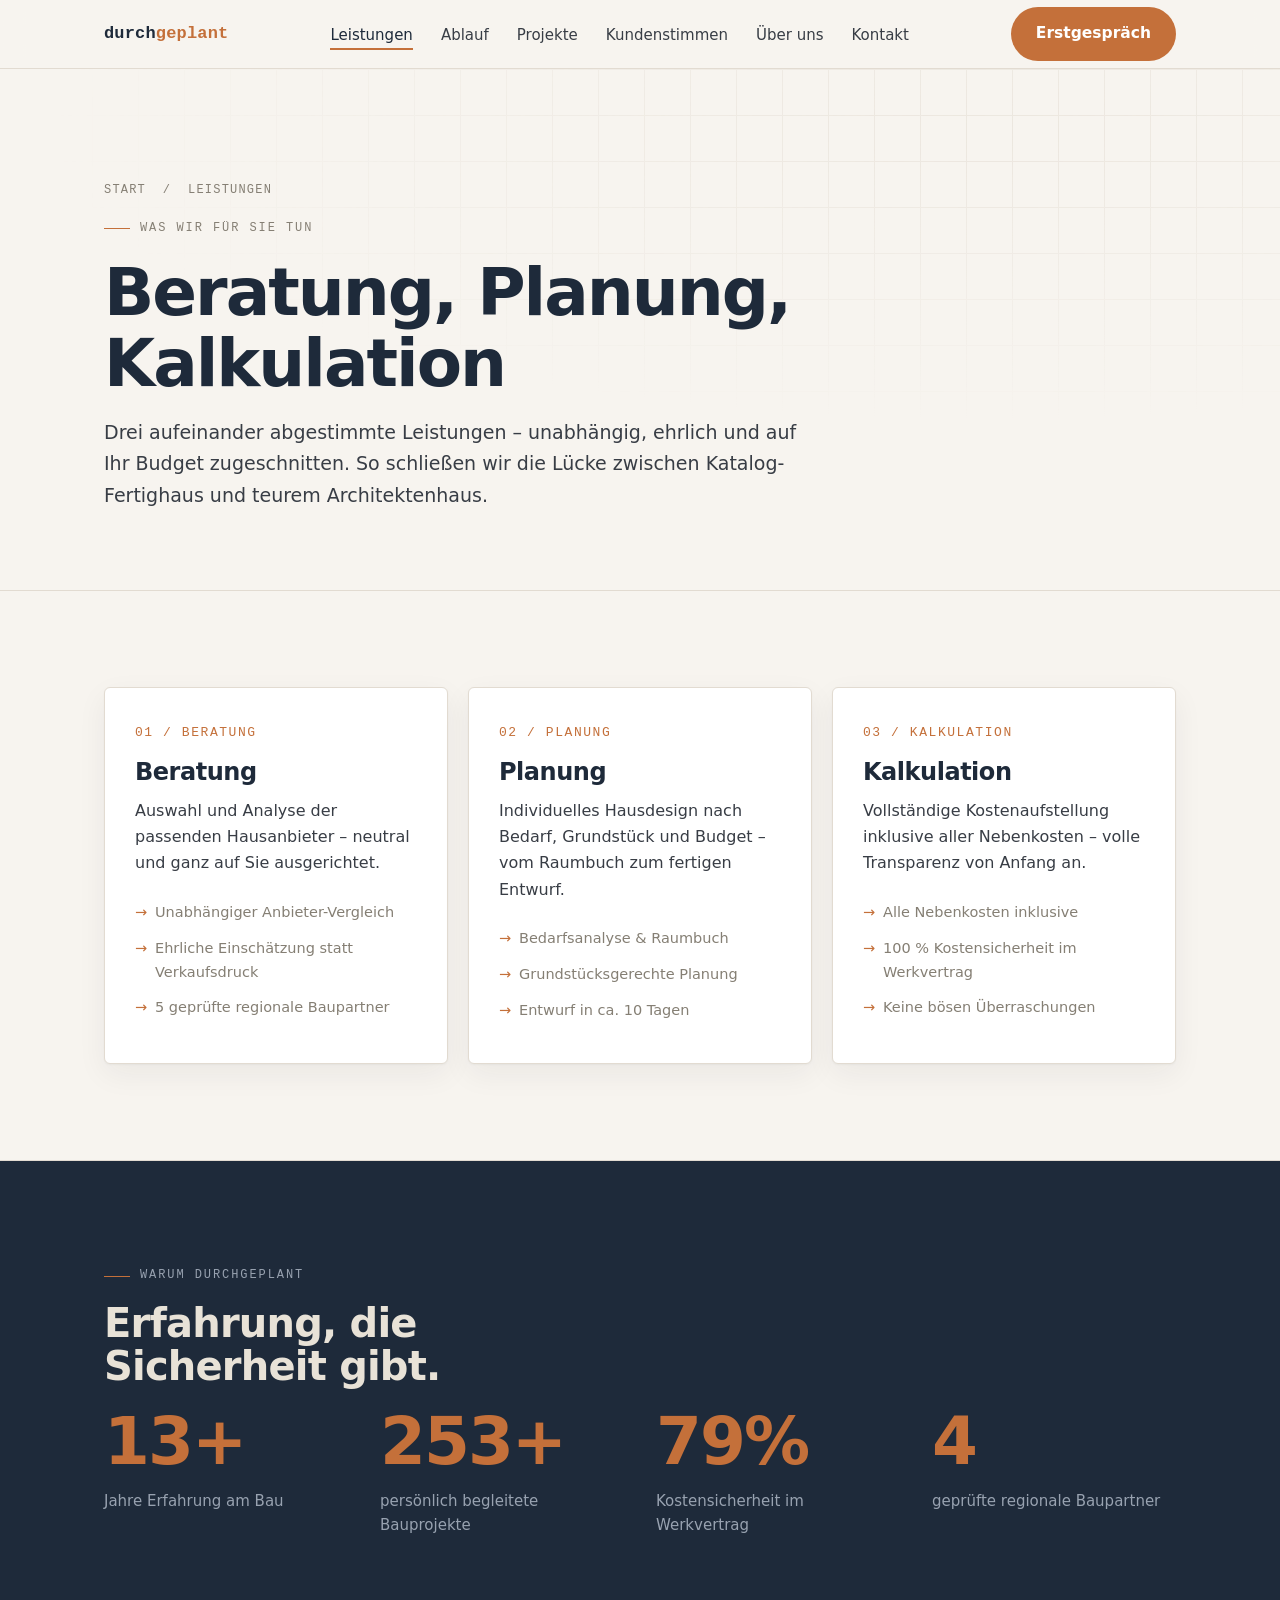
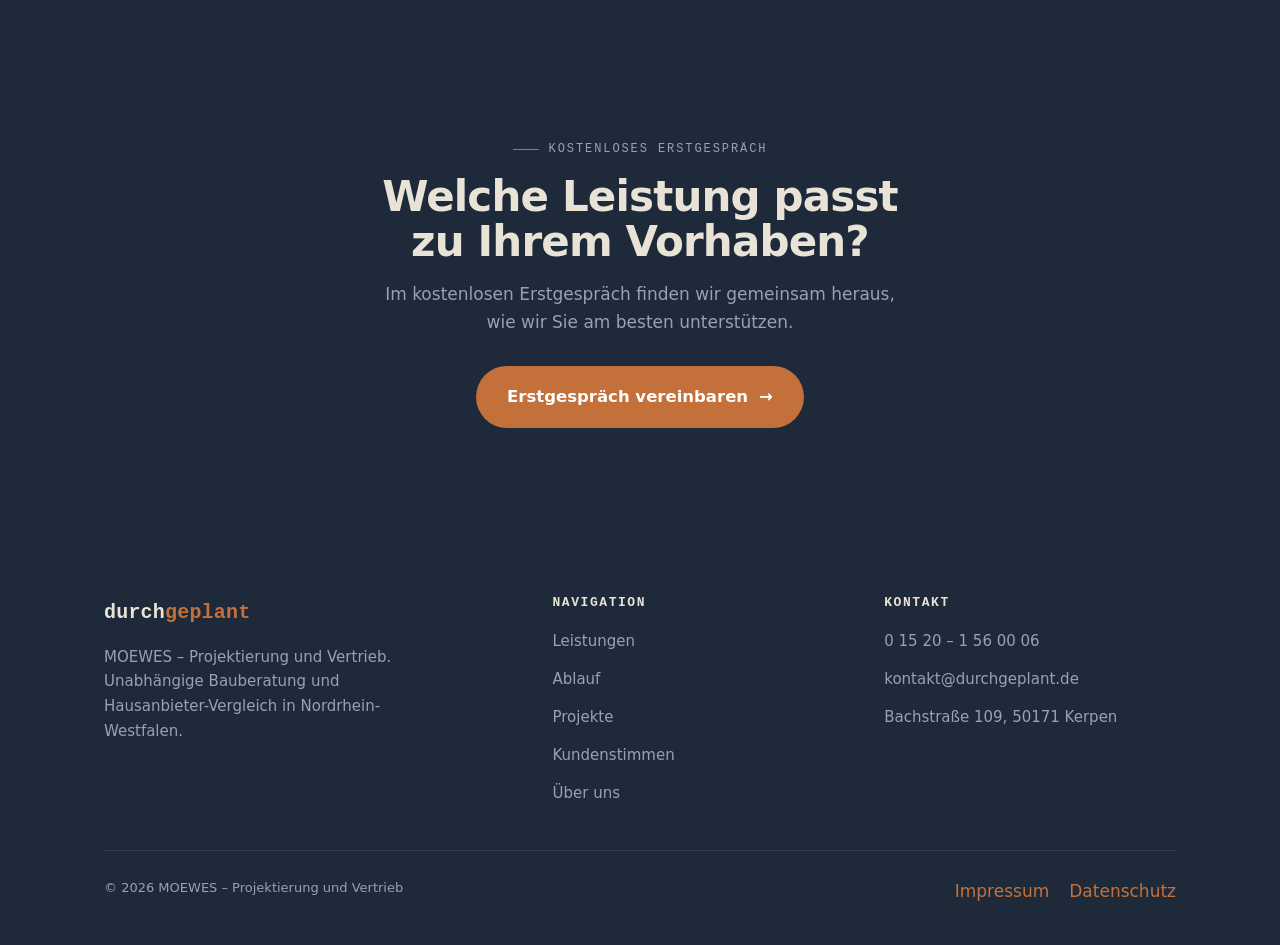
<file: leistungen.html>
<!DOCTYPE html>
<html lang="de">
<head>
  <meta charset="UTF-8">
  <meta name="viewport" content="width=device-width, initial-scale=1.0">
  <title>Leistungen · Beratung, Planung, Kalkulation – durchgeplant</title>
  <meta name="description" content="Beratung, Planung und Kalkulation für Ihren Hausbau in NRW – unabhängig und mit 100 % Kostensicherheit im Werkvertrag.">
  <link rel="icon" href="data:image/svg+xml,%3Csvg xmlns='http://www.w3.org/2000/svg' viewBox='0 0 32 32'%3E%3Crect width='32' height='32' rx='6' fill='%231E2A3A'/%3E%3Cpath d='M8 22V10l8 5 8-5v12' stroke='%23C4703A' stroke-width='2.4' fill='none' stroke-linejoin='round' stroke-linecap='round'/%3E%3C/svg%3E">
  <link rel="stylesheet" href="styles.css?v=2">
</head>
<body>

  <div class="scroll-progress" id="scrollProgress" aria-hidden="true"></div>

  <header class="site-header">
    <div class="container nav">
      <a href="index.html" class="brand" aria-label="durchgeplant Startseite">durch<b>geplant</b></a>
      <nav aria-label="Hauptnavigation">
        <ul class="nav-links" id="navLinks">
          <li><a href="leistungen.html" class="active" aria-current="page">Leistungen</a></li>
          <li><a href="ablauf.html">Ablauf</a></li>
          <li><a href="projekte.html">Projekte</a></li>
          <li><a href="kundenstimmen.html">Kundenstimmen</a></li>
          <li><a href="ueber-uns.html">Über uns</a></li>
          <li><a href="kontakt.html">Kontakt</a></li>
        </ul>
      </nav>
      <div class="nav-cta">
        <a href="kontakt.html" class="btn btn-primary">Erstgespräch</a>
        <button class="nav-toggle" id="navToggle" aria-label="Menü öffnen" aria-expanded="false" aria-controls="navLinks"><span></span></button>
      </div>
    </div>
  </header>

  <main>
    <section class="page-hero">
      <div class="hero-grid-bg" aria-hidden="true"></div>
      <div class="container">
        <div class="crumb reveal"><a href="index.html">Start</a> &nbsp;/&nbsp; Leistungen</div>
        <span class="eyebrow reveal" style="margin-top:18px">Was wir für Sie tun</span>
        <h1 class="reveal">Beratung, Planung, Kalkulation</h1>
        <p class="reveal">Drei aufeinander abgestimmte Leistungen – unabhängig, ehrlich und auf Ihr Budget zugeschnitten. So schließen wir die Lücke zwischen Katalog-Fertighaus und teurem Architektenhaus.</p>
      </div>
    </section>
    <section>
      <div class="container">
        <div class="cards">
          <article class="card reveal" id="beratung">
            <div class="card-n">01 / BERATUNG</div>
            <h3>Beratung</h3>
            <p>Auswahl und Analyse der passenden Hausanbieter – neutral und ganz auf Sie ausgerichtet.</p>
            <ul>
              <li>Unabhängiger Anbieter-Vergleich</li>
              <li>Ehrliche Einschätzung statt Verkaufsdruck</li>
              <li>5 geprüfte regionale Baupartner</li>
            </ul>
          </article>
          <article class="card reveal" id="planung">
            <div class="card-n">02 / PLANUNG</div>
            <h3>Planung</h3>
            <p>Individuelles Hausdesign nach Bedarf, Grundstück und Budget – vom Raumbuch zum fertigen Entwurf.</p>
            <ul>
              <li>Bedarfsanalyse &amp; Raumbuch</li>
              <li>Grundstücksgerechte Planung</li>
              <li>Entwurf in ca. 10 Tagen</li>
            </ul>
          </article>
          <article class="card reveal" id="kalkulation">
            <div class="card-n">03 / KALKULATION</div>
            <h3>Kalkulation</h3>
            <p>Vollständige Kostenaufstellung inklusive aller Nebenkosten – volle Transparenz von Anfang an.</p>
            <ul>
              <li>Alle Nebenkosten inklusive</li>
              <li>100 % Kostensicherheit im Werkvertrag</li>
              <li>Keine bösen Überraschungen</li>
            </ul>
          </article>
        </div>
      </div>
    </section>

    <section class="band">
      <div class="container">
        <span class="eyebrow reveal">Warum durchgeplant</span>
        <h2 class="reveal" style="max-width:16ch;margin-top:16px;font-size:clamp(26px,3.6vw,40px)">Erfahrung, die Sicherheit gibt.</h2>
        <div class="stats">
          <div class="stat reveal"><div class="val count" data-to="17" data-suffix="+">17+</div><div class="cap">Jahre Erfahrung am Bau</div></div>
          <div class="stat reveal"><div class="val count" data-to="320" data-suffix="+">320+</div><div class="cap">persönlich begleitete Bauprojekte</div></div>
          <div class="stat reveal"><div class="val count" data-to="100" data-suffix="%">100%</div><div class="cap">Kostensicherheit im Werkvertrag</div></div>
          <div class="stat reveal"><div class="val count" data-to="5" data-suffix="">5</div><div class="cap">geprüfte regionale Baupartner</div></div>
        </div>
      </div>
    </section>
    <section class="band cta-band">
      <div class="container">
        <span class="eyebrow reveal">Kostenloses Erstgespräch</span>
        <h2 class="reveal">Welche Leistung passt zu Ihrem Vorhaben?</h2>
        <p class="reveal">Im kostenlosen Erstgespräch finden wir gemeinsam heraus, wie wir Sie am besten unterstützen.</p>
        <div class="actions reveal">
          <a href="kontakt.html" class="btn btn-primary btn-lg btn--arrow">Erstgespräch vereinbaren</a>
        </div>
      </div>
    </section>

  </main>

  <footer class="site-footer">
    <div class="container">
      <div class="footer-top">
        <div class="footer-brand">
          <span class="brand">durch<b>geplant</b></span>
          <p>MOEWES – Projektierung und Vertrieb. Unabhängige Bauberatung und Hausanbieter-Vergleich in Nordrhein-Westfalen.</p>
        </div>
        <div class="footer-col">
          <h4>Navigation</h4>
          <ul>
            <li><a href="leistungen.html">Leistungen</a></li>
            <li><a href="ablauf.html">Ablauf</a></li>
            <li><a href="projekte.html">Projekte</a></li>
            <li><a href="kundenstimmen.html">Kundenstimmen</a></li>
            <li><a href="ueber-uns.html">Über uns</a></li>
          </ul>
        </div>
        <div class="footer-col">
          <h4>Kontakt</h4>
          <ul>
            <li><a href="tel:+4915201560006">0 15 20 – 1 56 00 06</a></li>
            <li><a href="mailto:kontakt@durchgeplant.de">kontakt@durchgeplant.de</a></li>
            <li><span>Bachstraße 109, 50171 Kerpen</span></li>
          </ul>
        </div>
      </div>
      <div class="footer-bottom">
        <p>&copy; <span id="year">2026</span> MOEWES – Projektierung und Vertrieb</p>
        <div class="legal">
          <a href="impressum.html">Impressum</a>
          <a href="datenschutz.html">Datenschutz</a>
        </div>
      </div>
    </div>
  </footer>

  <script src="script.js?v=2"></script>
</body>
</html>
</file>
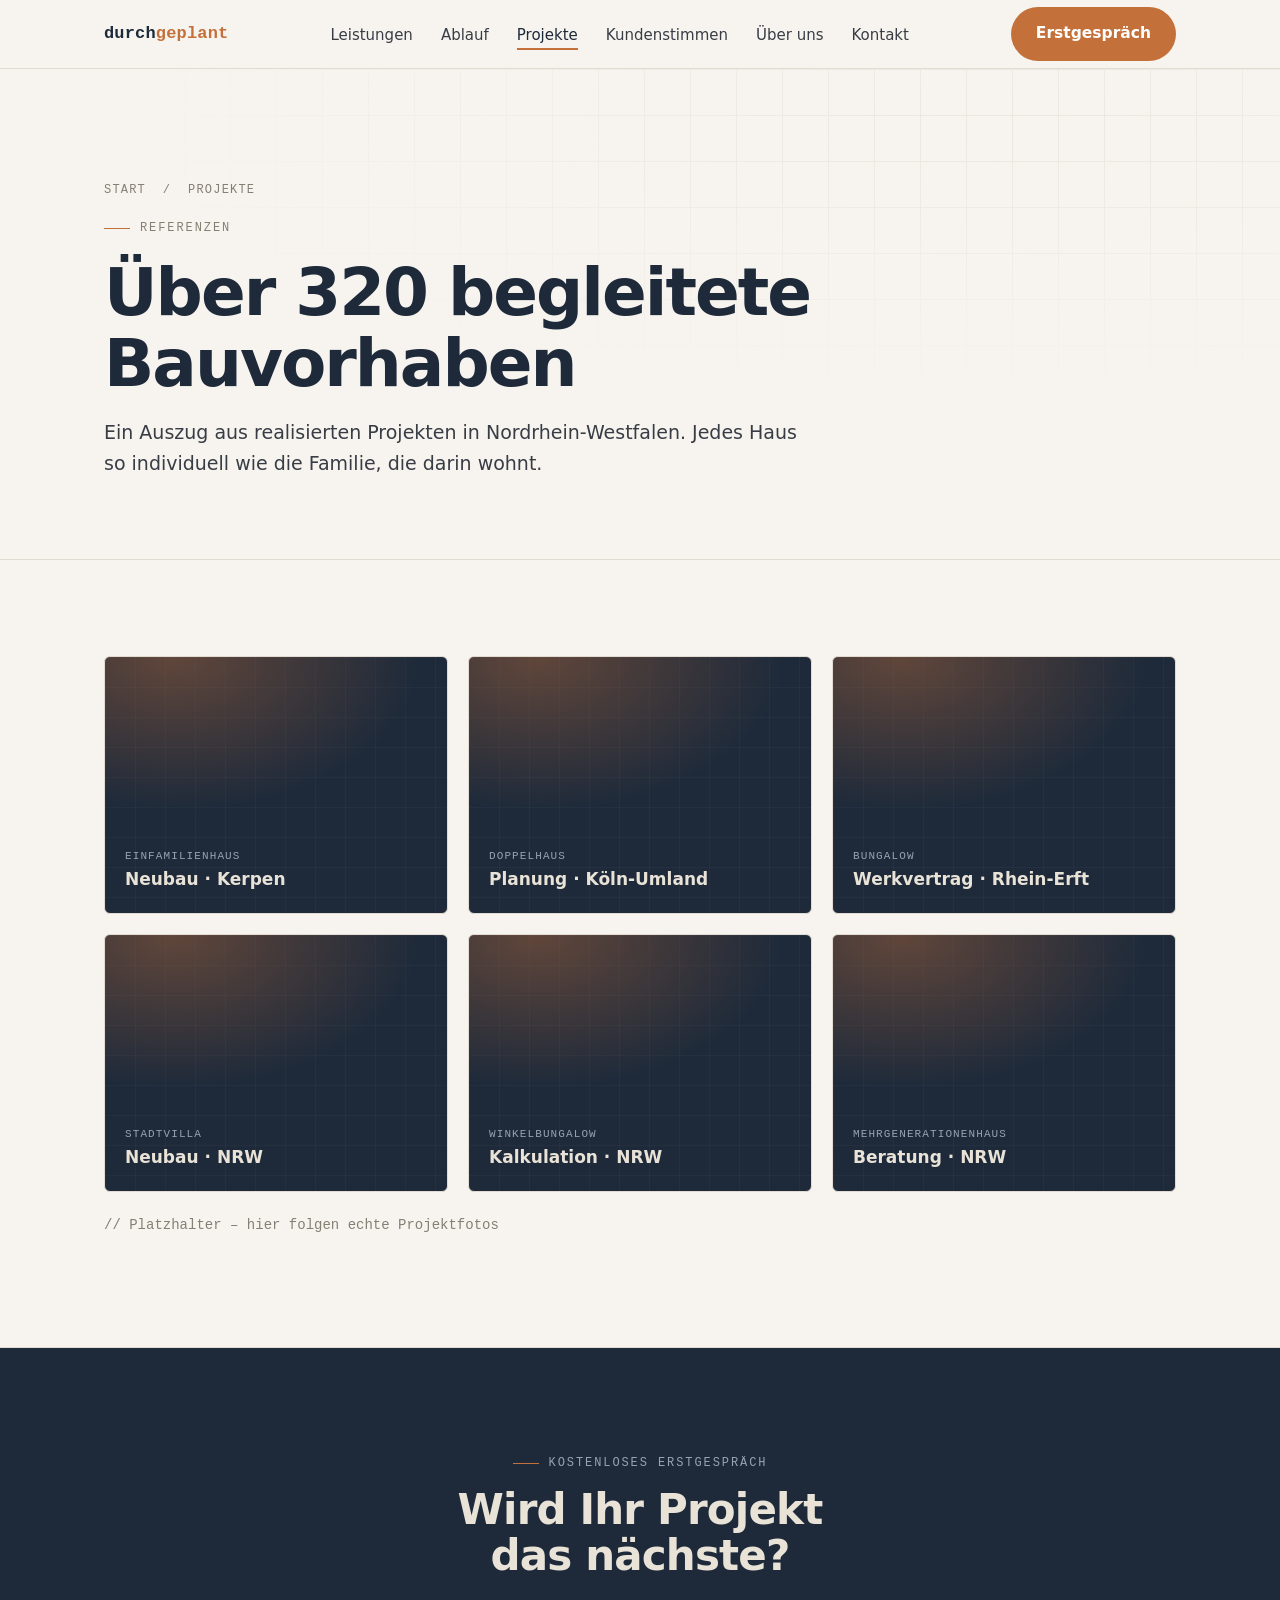
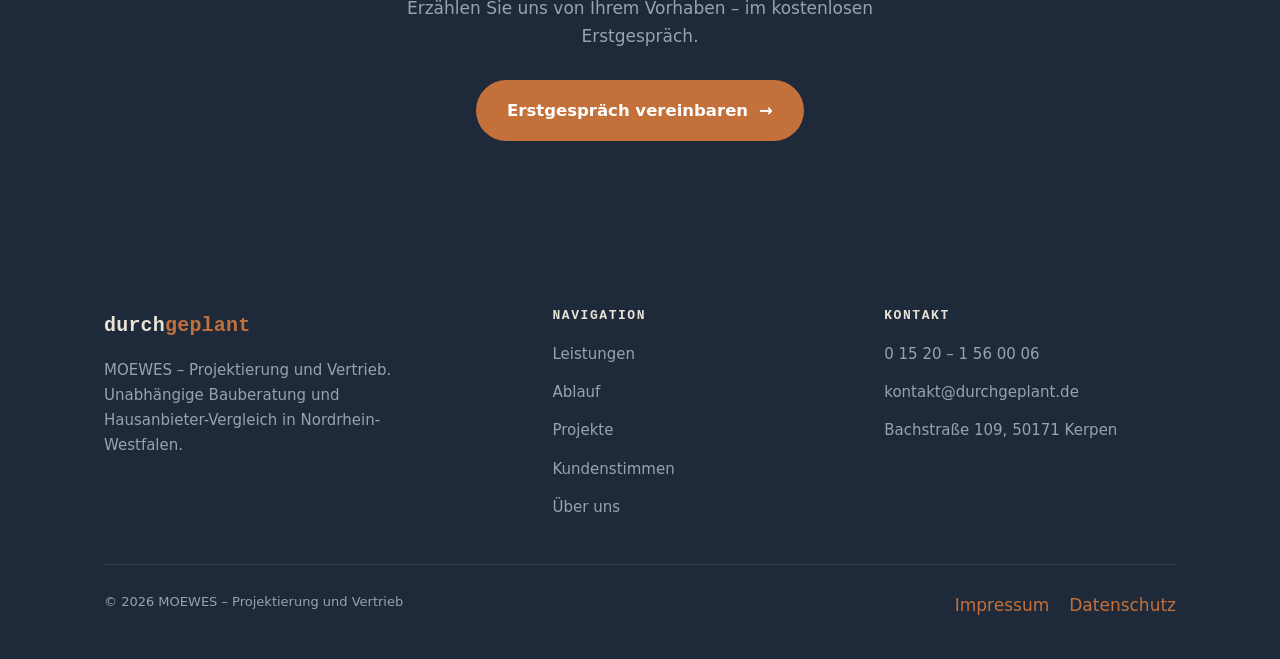
<file: projekte.html>
<!DOCTYPE html>
<html lang="de">
<head>
  <meta charset="UTF-8">
  <meta name="viewport" content="width=device-width, initial-scale=1.0">
  <title>Projekte · Referenzen aus NRW – durchgeplant</title>
  <meta name="description" content="Über 320 begleitete Bauvorhaben in Nordrhein-Westfalen – ein Auszug realisierter Projekte von durchgeplant.">
  <link rel="icon" href="data:image/svg+xml,%3Csvg xmlns='http://www.w3.org/2000/svg' viewBox='0 0 32 32'%3E%3Crect width='32' height='32' rx='6' fill='%231E2A3A'/%3E%3Cpath d='M8 22V10l8 5 8-5v12' stroke='%23C4703A' stroke-width='2.4' fill='none' stroke-linejoin='round' stroke-linecap='round'/%3E%3C/svg%3E">
  <link rel="stylesheet" href="styles.css?v=2">
</head>
<body>

  <div class="scroll-progress" id="scrollProgress" aria-hidden="true"></div>

  <header class="site-header">
    <div class="container nav">
      <a href="index.html" class="brand" aria-label="durchgeplant Startseite">durch<b>geplant</b></a>
      <nav aria-label="Hauptnavigation">
        <ul class="nav-links" id="navLinks">
          <li><a href="leistungen.html">Leistungen</a></li>
          <li><a href="ablauf.html">Ablauf</a></li>
          <li><a href="projekte.html" class="active" aria-current="page">Projekte</a></li>
          <li><a href="kundenstimmen.html">Kundenstimmen</a></li>
          <li><a href="ueber-uns.html">Über uns</a></li>
          <li><a href="kontakt.html">Kontakt</a></li>
        </ul>
      </nav>
      <div class="nav-cta">
        <a href="kontakt.html" class="btn btn-primary">Erstgespräch</a>
        <button class="nav-toggle" id="navToggle" aria-label="Menü öffnen" aria-expanded="false" aria-controls="navLinks"><span></span></button>
      </div>
    </div>
  </header>

  <main>
    <section class="page-hero">
      <div class="hero-grid-bg" aria-hidden="true"></div>
      <div class="container">
        <div class="crumb reveal"><a href="index.html">Start</a> &nbsp;/&nbsp; Projekte</div>
        <span class="eyebrow reveal" style="margin-top:18px">Referenzen</span>
        <h1 class="reveal">Über 320 begleitete Bauvorhaben</h1>
        <p class="reveal">Ein Auszug aus realisierten Projekten in Nordrhein-Westfalen. Jedes Haus so individuell wie die Familie, die darin wohnt.</p>
      </div>
    </section>
    <section>
      <div class="container">
        <div class="gallery">
          <div class="tile reveal"><span class="tile-arrow" aria-hidden="true">→</span><div class="tile-label"><small>Einfamilienhaus</small><strong>Neubau · Kerpen</strong></div></div>
          <div class="tile reveal"><span class="tile-arrow" aria-hidden="true">→</span><div class="tile-label"><small>Doppelhaus</small><strong>Planung · Köln-Umland</strong></div></div>
          <div class="tile reveal"><span class="tile-arrow" aria-hidden="true">→</span><div class="tile-label"><small>Bungalow</small><strong>Werkvertrag · Rhein-Erft</strong></div></div>
          <div class="tile reveal"><span class="tile-arrow" aria-hidden="true">→</span><div class="tile-label"><small>Stadtvilla</small><strong>Neubau · NRW</strong></div></div>
          <div class="tile reveal"><span class="tile-arrow" aria-hidden="true">→</span><div class="tile-label"><small>Winkelbungalow</small><strong>Kalkulation · NRW</strong></div></div>
          <div class="tile reveal"><span class="tile-arrow" aria-hidden="true">→</span><div class="tile-label"><small>Mehrgenerationenhaus</small><strong>Beratung · NRW</strong></div></div>
        </div>
        <p class="gallery-note">// Platzhalter – hier folgen echte Projektfotos</p>
      </div>
    </section>

    <section class="band cta-band">
      <div class="container">
        <span class="eyebrow reveal">Kostenloses Erstgespräch</span>
        <h2 class="reveal">Wird Ihr Projekt das nächste?</h2>
        <p class="reveal">Erzählen Sie uns von Ihrem Vorhaben – im kostenlosen Erstgespräch.</p>
        <div class="actions reveal">
          <a href="kontakt.html" class="btn btn-primary btn-lg btn--arrow">Erstgespräch vereinbaren</a>
        </div>
      </div>
    </section>

  </main>

  <footer class="site-footer">
    <div class="container">
      <div class="footer-top">
        <div class="footer-brand">
          <span class="brand">durch<b>geplant</b></span>
          <p>MOEWES – Projektierung und Vertrieb. Unabhängige Bauberatung und Hausanbieter-Vergleich in Nordrhein-Westfalen.</p>
        </div>
        <div class="footer-col">
          <h4>Navigation</h4>
          <ul>
            <li><a href="leistungen.html">Leistungen</a></li>
            <li><a href="ablauf.html">Ablauf</a></li>
            <li><a href="projekte.html">Projekte</a></li>
            <li><a href="kundenstimmen.html">Kundenstimmen</a></li>
            <li><a href="ueber-uns.html">Über uns</a></li>
          </ul>
        </div>
        <div class="footer-col">
          <h4>Kontakt</h4>
          <ul>
            <li><a href="tel:+4915201560006">0 15 20 – 1 56 00 06</a></li>
            <li><a href="mailto:kontakt@durchgeplant.de">kontakt@durchgeplant.de</a></li>
            <li><span>Bachstraße 109, 50171 Kerpen</span></li>
          </ul>
        </div>
      </div>
      <div class="footer-bottom">
        <p>&copy; <span id="year">2026</span> MOEWES – Projektierung und Vertrieb</p>
        <div class="legal">
          <a href="impressum.html">Impressum</a>
          <a href="datenschutz.html">Datenschutz</a>
        </div>
      </div>
    </div>
  </footer>

  <script src="script.js?v=2"></script>
</body>
</html>
</file>
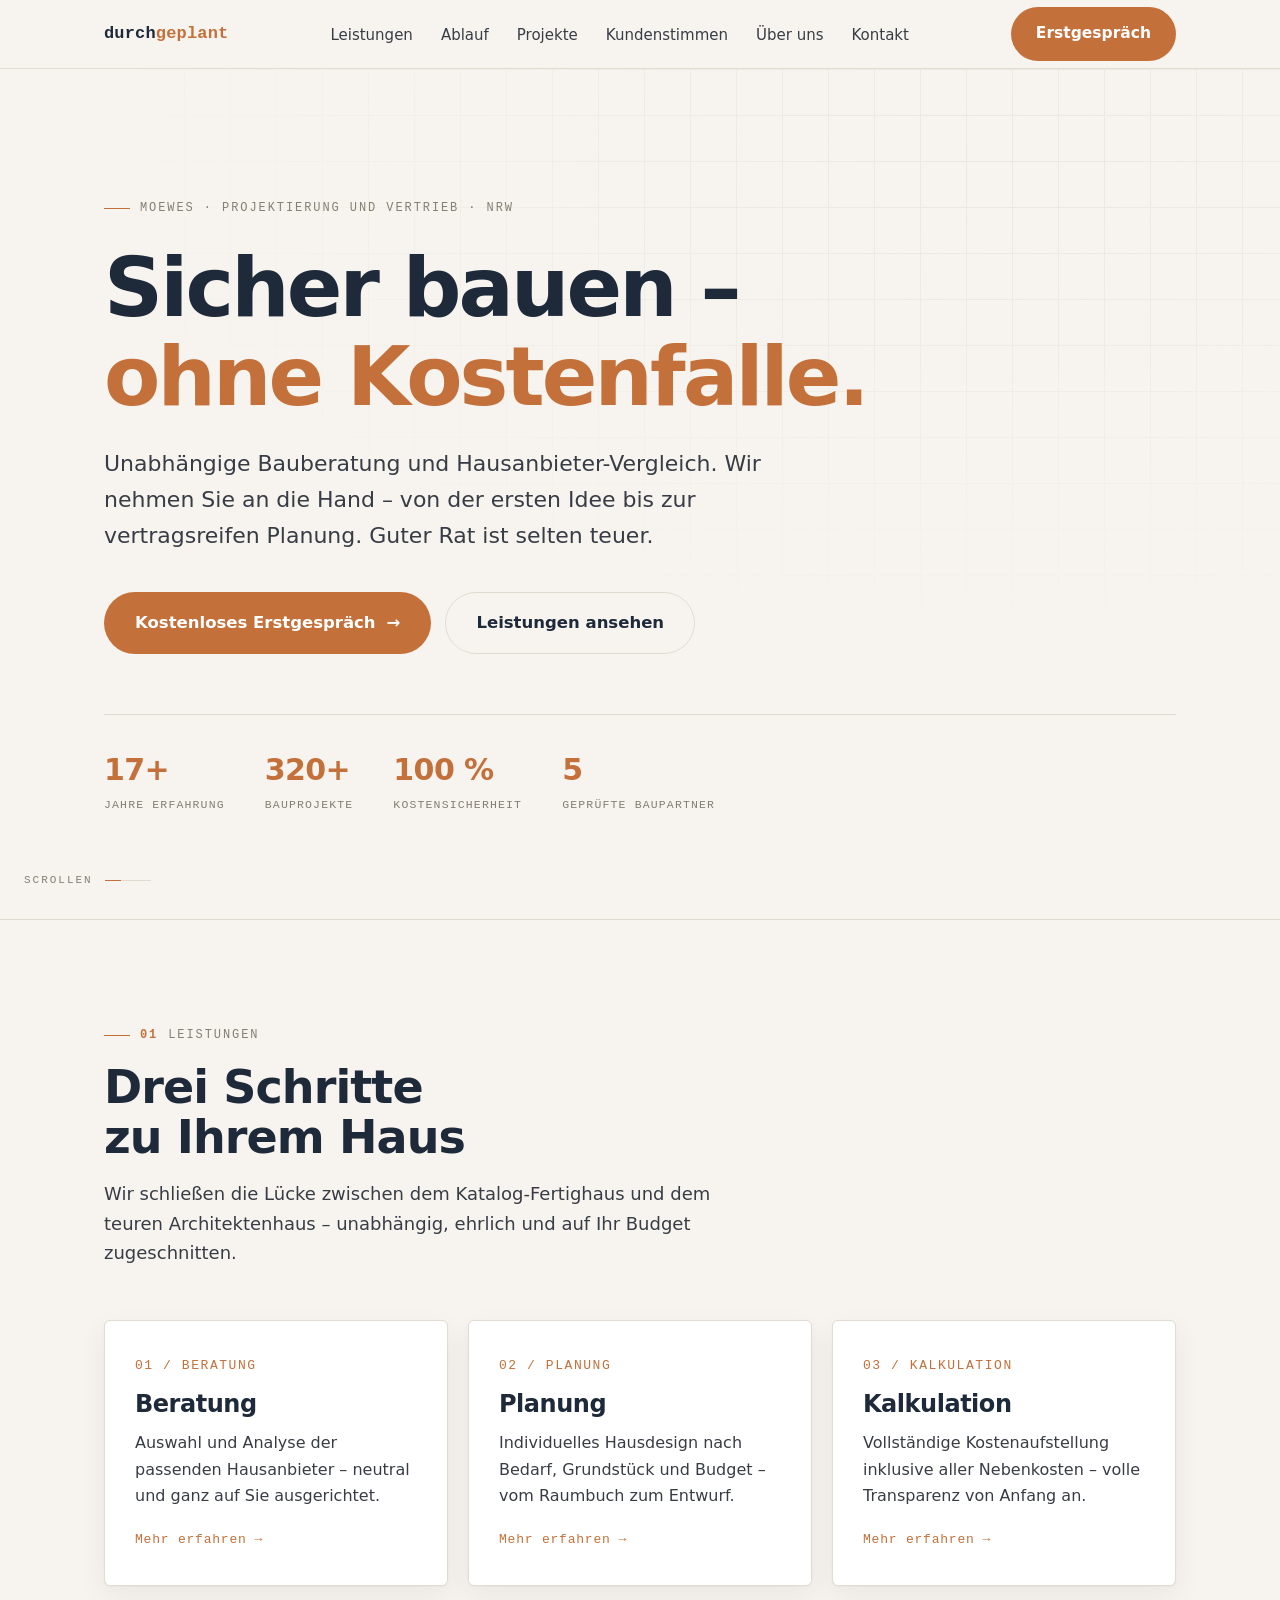
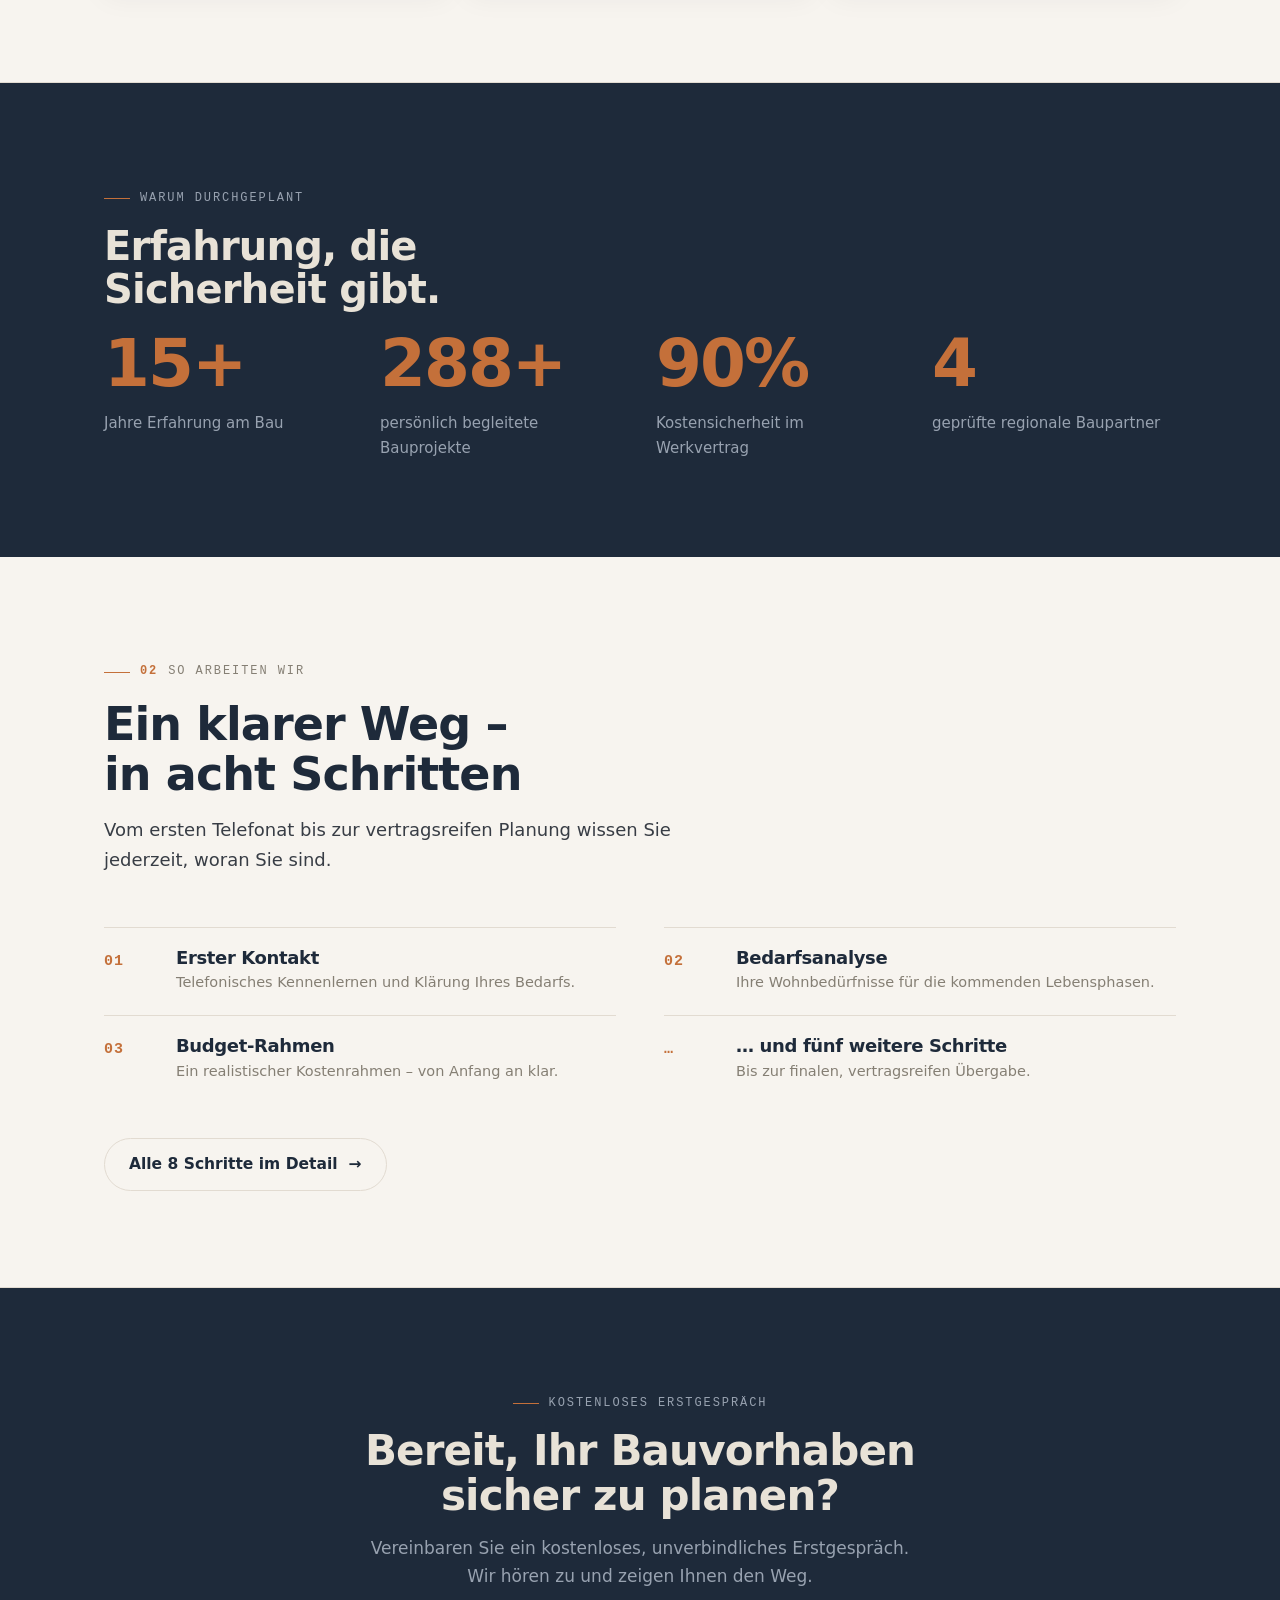
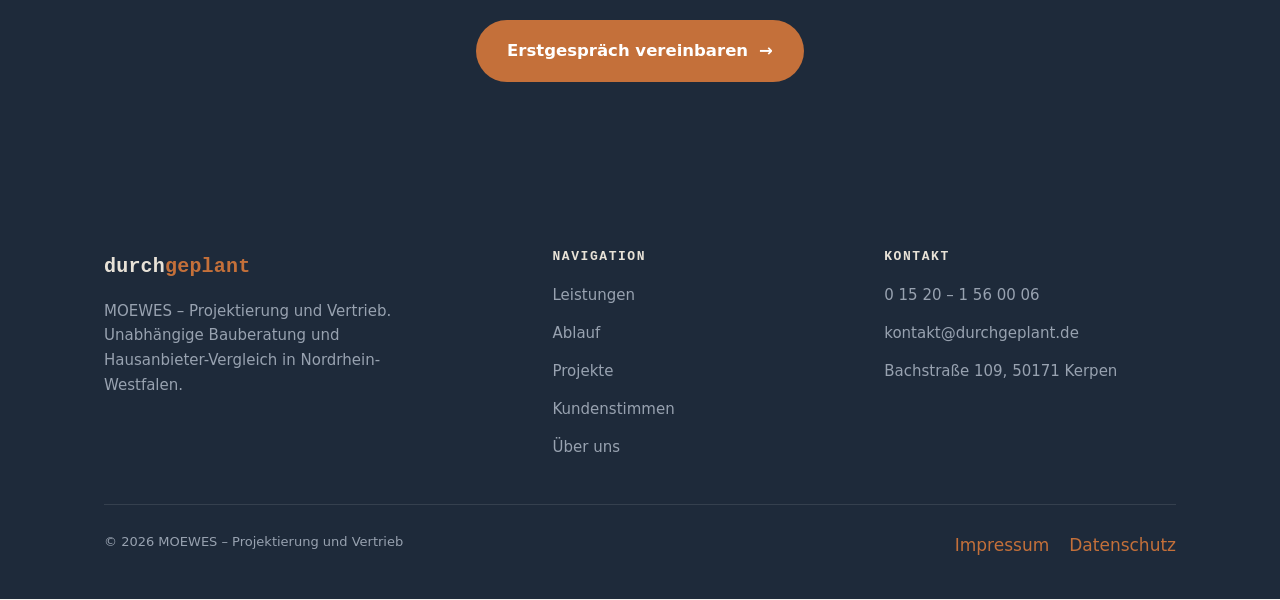
<file: start.html>
<!DOCTYPE html>
<html lang="de">
<head>
  <meta charset="UTF-8">
  <meta name="viewport" content="width=device-width, initial-scale=1.0">
  <title>durchgeplant · Unabhängige Bauberatung in NRW – MOEWES</title>
  <meta name="description" content="Unabhängige Bauberatung und Hausanbieter-Vergleich in NRW. Sicher bauen ohne Kostenfalle – 100 % Kostensicherheit im Werkvertrag.">
  <link rel="icon" href="data:image/svg+xml,%3Csvg xmlns='http://www.w3.org/2000/svg' viewBox='0 0 32 32'%3E%3Crect width='32' height='32' rx='6' fill='%231E2A3A'/%3E%3Cpath d='M8 22V10l8 5 8-5v12' stroke='%23C4703A' stroke-width='2.4' fill='none' stroke-linejoin='round' stroke-linecap='round'/%3E%3C/svg%3E">
  <link rel="stylesheet" href="styles.css?v=2">
</head>
<body>

  <div class="scroll-progress" id="scrollProgress" aria-hidden="true"></div>

  <header class="site-header">
    <div class="container nav">
      <a href="index.html" class="brand" aria-label="durchgeplant Startseite">durch<b>geplant</b></a>
      <nav aria-label="Hauptnavigation">
        <ul class="nav-links" id="navLinks">
          <li><a href="leistungen.html">Leistungen</a></li>
          <li><a href="ablauf.html">Ablauf</a></li>
          <li><a href="projekte.html">Projekte</a></li>
          <li><a href="kundenstimmen.html">Kundenstimmen</a></li>
          <li><a href="ueber-uns.html">Über uns</a></li>
          <li><a href="kontakt.html">Kontakt</a></li>
        </ul>
      </nav>
      <div class="nav-cta">
        <a href="kontakt.html" class="btn btn-primary">Erstgespräch</a>
        <button class="nav-toggle" id="navToggle" aria-label="Menü öffnen" aria-expanded="false" aria-controls="navLinks"><span></span></button>
      </div>
    </div>
  </header>

  <main>
    <section class="hero" style="border-bottom:1px solid var(--line)">
      <div class="hero-grid-bg" aria-hidden="true"></div>
      <div class="container">
        <span class="eyebrow reveal">MOEWES · Projektierung und Vertrieb · NRW</span>
        <h1 class="reveal">Sicher bauen –<br><span class="accent">ohne Kostenfalle.</span></h1>
        <p class="sub reveal">Unabhängige Bauberatung und Hausanbieter-Vergleich. Wir nehmen Sie an die Hand – von der ersten Idee bis zur vertragsreifen Planung. Guter Rat ist selten teuer.</p>
        <div class="actions reveal">
          <a href="kontakt.html" class="btn btn-primary btn-lg btn--arrow">Kostenloses Erstgespräch</a>
          <a href="leistungen.html" class="btn btn-ghost btn-lg">Leistungen ansehen</a>
        </div>
        <div class="trust-strip reveal">
          <div><div class="t-val"><em class="count" data-to="17" data-suffix="+">17+</em></div><div class="t-cap">Jahre Erfahrung</div></div>
          <div><div class="t-val"><em class="count" data-to="320" data-suffix="+">320+</em></div><div class="t-cap">Bauprojekte</div></div>
          <div><div class="t-val"><em class="count" data-to="100" data-suffix="&nbsp;%">100&nbsp;%</em></div><div class="t-cap">Kostensicherheit</div></div>
          <div><div class="t-val"><em class="count" data-to="5" data-suffix="">5</em></div><div class="t-cap">geprüfte Baupartner</div></div>
        </div>
      </div>
      <a href="#leistungen" class="scroll-cue" id="scrollCue" aria-label="Weiter scrollen">
        Scrollen <span class="cue-track" aria-hidden="true"></span>
      </a>
    </section>

    <section id="leistungen">
      <div class="container">
        <div class="sec-head reveal">
          <span class="eyebrow"><span class="num">01</span> Leistungen</span>
          <h2>Drei Schritte zu Ihrem Haus</h2>
          <p>Wir schließen die Lücke zwischen dem Katalog-Fertighaus und dem teuren Architektenhaus – unabhängig, ehrlich und auf Ihr Budget zugeschnitten.</p>
        </div>
        <div class="cards">
          <a href="leistungen.html#beratung" class="card reveal">
            <div class="card-n">01 / BERATUNG</div>
            <h3>Beratung</h3>
            <p>Auswahl und Analyse der passenden Hausanbieter – neutral und ganz auf Sie ausgerichtet.</p>
            <span class="card-more">Mehr erfahren</span>
          </a>
          <a href="leistungen.html#planung" class="card reveal">
            <div class="card-n">02 / PLANUNG</div>
            <h3>Planung</h3>
            <p>Individuelles Hausdesign nach Bedarf, Grundstück und Budget – vom Raumbuch zum Entwurf.</p>
            <span class="card-more">Mehr erfahren</span>
          </a>
          <a href="leistungen.html#kalkulation" class="card reveal">
            <div class="card-n">03 / KALKULATION</div>
            <h3>Kalkulation</h3>
            <p>Vollständige Kostenaufstellung inklusive aller Nebenkosten – volle Transparenz von Anfang an.</p>
            <span class="card-more">Mehr erfahren</span>
          </a>
        </div>
      </div>
    </section>

    <section class="band">
      <div class="container">
        <span class="eyebrow reveal">Warum durchgeplant</span>
        <h2 class="reveal" style="max-width:16ch;margin-top:16px;font-size:clamp(26px,3.6vw,40px)">Erfahrung, die Sicherheit gibt.</h2>
        <div class="stats">
          <div class="stat reveal"><div class="val count" data-to="17" data-suffix="+">17+</div><div class="cap">Jahre Erfahrung am Bau</div></div>
          <div class="stat reveal"><div class="val count" data-to="320" data-suffix="+">320+</div><div class="cap">persönlich begleitete Bauprojekte</div></div>
          <div class="stat reveal"><div class="val count" data-to="100" data-suffix="%">100%</div><div class="cap">Kostensicherheit im Werkvertrag</div></div>
          <div class="stat reveal"><div class="val count" data-to="5" data-suffix="">5</div><div class="cap">geprüfte regionale Baupartner</div></div>
        </div>
      </div>
    </section>

    <section>
      <div class="container">
        <div class="sec-head reveal">
          <span class="eyebrow"><span class="num">02</span> So arbeiten wir</span>
          <h2>Ein klarer Weg – in acht Schritten</h2>
          <p>Vom ersten Telefonat bis zur vertragsreifen Planung wissen Sie jederzeit, woran Sie sind.</p>
        </div>
        <div class="timeline">
          <div class="step reveal"><div class="idx">01</div><div><h3>Erster Kontakt</h3><p>Telefonisches Kennenlernen und Klärung Ihres Bedarfs.</p></div></div>
          <div class="step reveal"><div class="idx">02</div><div><h3>Bedarfsanalyse</h3><p>Ihre Wohnbedürfnisse für die kommenden Lebensphasen.</p></div></div>
          <div class="step reveal"><div class="idx">03</div><div><h3>Budget-Rahmen</h3><p>Ein realistischer Kostenrahmen – von Anfang an klar.</p></div></div>
          <div class="step reveal"><div class="idx">…</div><div><h3>… und fünf weitere Schritte</h3><p>Bis zur finalen, vertragsreifen Übergabe.</p></div></div>
        </div>
        <div class="reveal" style="margin-top:34px">
          <a href="ablauf.html" class="btn btn-ghost btn--arrow">Alle 8 Schritte im Detail</a>
        </div>
      </div>
    </section>

    <section class="band cta-band">
      <div class="container">
        <span class="eyebrow reveal">Kostenloses Erstgespräch</span>
        <h2 class="reveal">Bereit, Ihr Bauvorhaben sicher zu planen?</h2>
        <p class="reveal">Vereinbaren Sie ein kostenloses, unverbindliches Erstgespräch. Wir hören zu und zeigen Ihnen den Weg.</p>
        <div class="actions reveal">
          <a href="kontakt.html" class="btn btn-primary btn-lg btn--arrow">Erstgespräch vereinbaren</a>
        </div>
      </div>
    </section>

  </main>

  <footer class="site-footer">
    <div class="container">
      <div class="footer-top">
        <div class="footer-brand">
          <span class="brand">durch<b>geplant</b></span>
          <p>MOEWES – Projektierung und Vertrieb. Unabhängige Bauberatung und Hausanbieter-Vergleich in Nordrhein-Westfalen.</p>
        </div>
        <div class="footer-col">
          <h4>Navigation</h4>
          <ul>
            <li><a href="leistungen.html">Leistungen</a></li>
            <li><a href="ablauf.html">Ablauf</a></li>
            <li><a href="projekte.html">Projekte</a></li>
            <li><a href="kundenstimmen.html">Kundenstimmen</a></li>
            <li><a href="ueber-uns.html">Über uns</a></li>
          </ul>
        </div>
        <div class="footer-col">
          <h4>Kontakt</h4>
          <ul>
            <li><a href="tel:+4915201560006">0 15 20 – 1 56 00 06</a></li>
            <li><a href="mailto:kontakt@durchgeplant.de">kontakt@durchgeplant.de</a></li>
            <li><span>Bachstraße 109, 50171 Kerpen</span></li>
          </ul>
        </div>
      </div>
      <div class="footer-bottom">
        <p>&copy; <span id="year">2026</span> MOEWES – Projektierung und Vertrieb</p>
        <div class="legal">
          <a href="impressum.html">Impressum</a>
          <a href="datenschutz.html">Datenschutz</a>
        </div>
      </div>
    </div>
  </footer>

  <script src="script.js?v=2"></script>
</body>
</html>
</file>
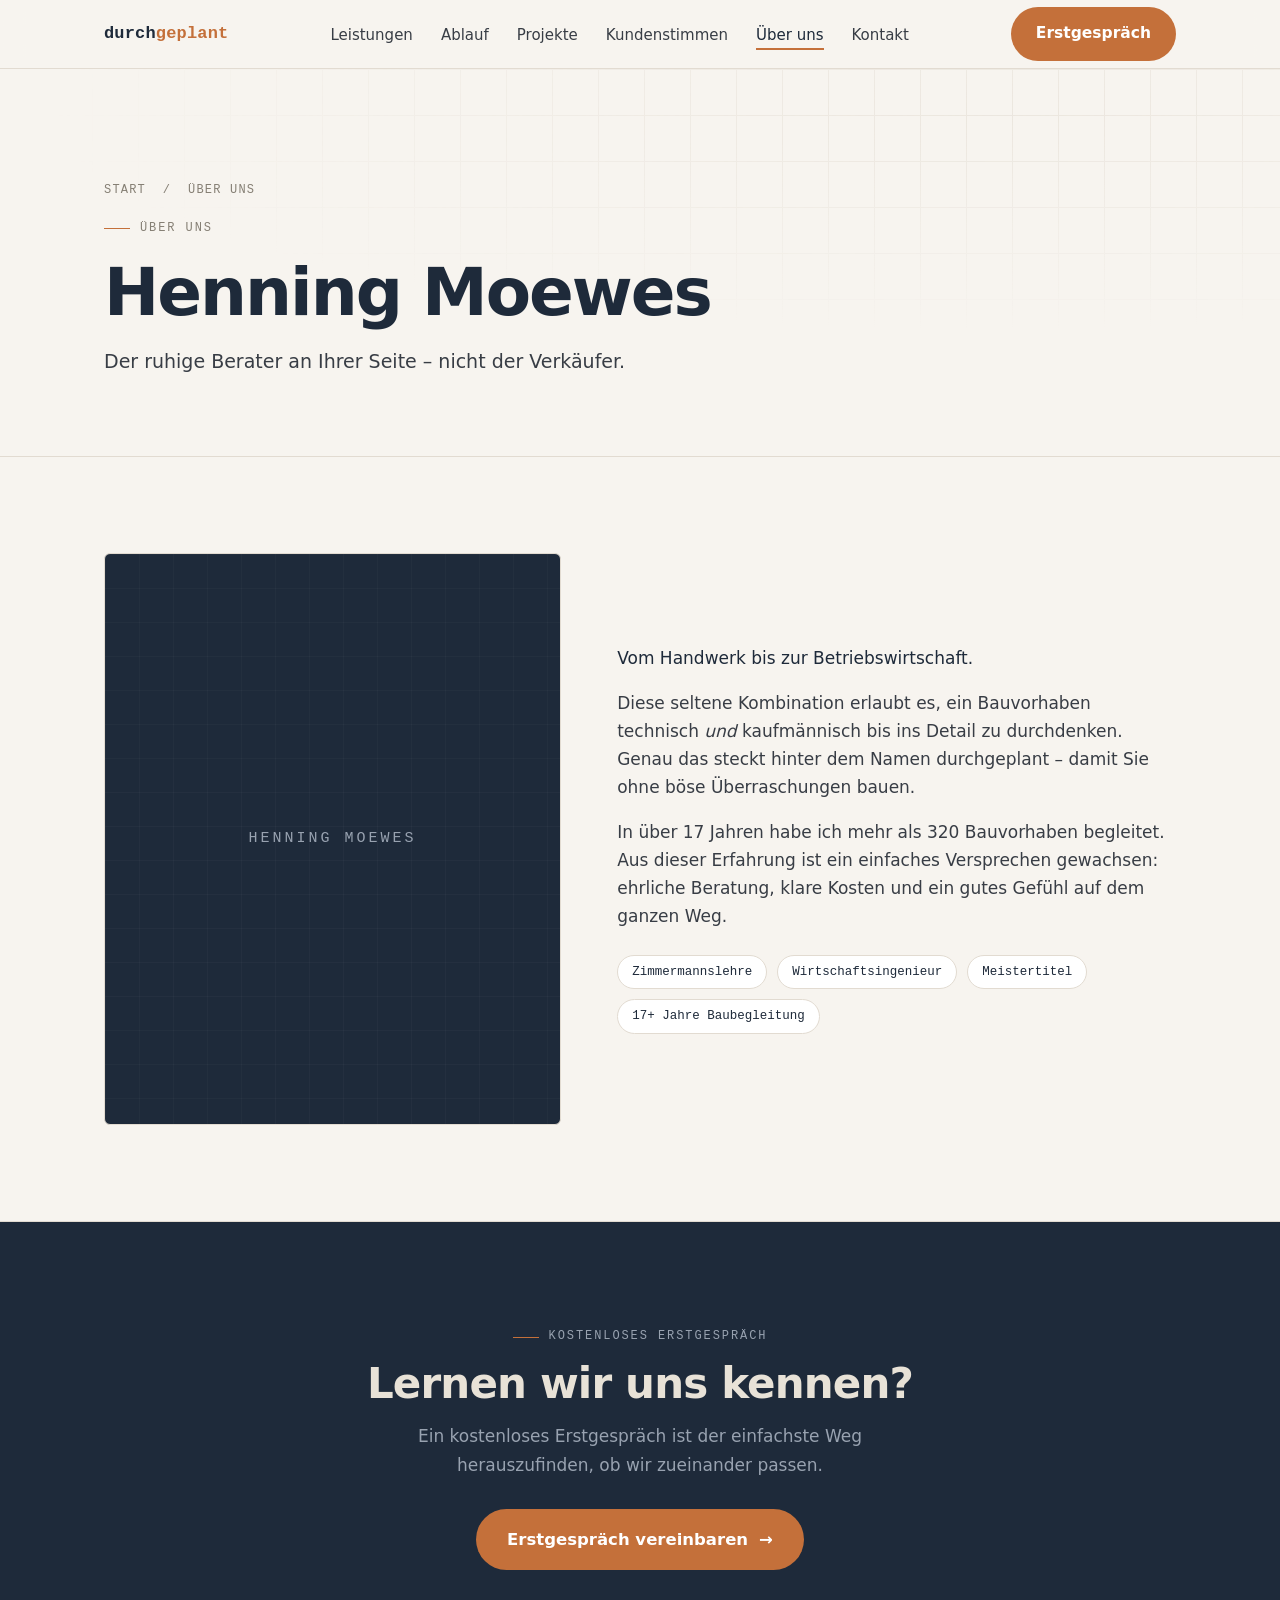
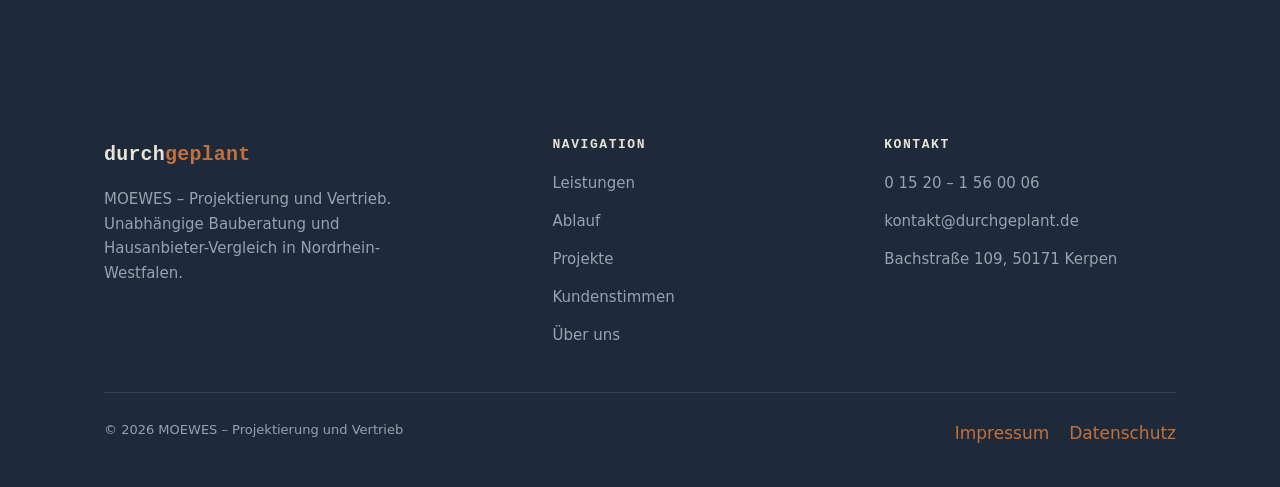
<file: ueber-uns.html>
<!DOCTYPE html>
<html lang="de">
<head>
  <meta charset="UTF-8">
  <meta name="viewport" content="width=device-width, initial-scale=1.0">
  <title>Über uns · Henning Moewes – durchgeplant</title>
  <meta name="description" content="Henning Moewes – Zimmermann, Wirtschaftsingenieur und Meister. Ihr unabhängiger Bauberater in NRW.">
  <link rel="icon" href="data:image/svg+xml,%3Csvg xmlns='http://www.w3.org/2000/svg' viewBox='0 0 32 32'%3E%3Crect width='32' height='32' rx='6' fill='%231E2A3A'/%3E%3Cpath d='M8 22V10l8 5 8-5v12' stroke='%23C4703A' stroke-width='2.4' fill='none' stroke-linejoin='round' stroke-linecap='round'/%3E%3C/svg%3E">
  <link rel="stylesheet" href="styles.css?v=2">
</head>
<body>

  <div class="scroll-progress" id="scrollProgress" aria-hidden="true"></div>

  <header class="site-header">
    <div class="container nav">
      <a href="index.html" class="brand" aria-label="durchgeplant Startseite">durch<b>geplant</b></a>
      <nav aria-label="Hauptnavigation">
        <ul class="nav-links" id="navLinks">
          <li><a href="leistungen.html">Leistungen</a></li>
          <li><a href="ablauf.html">Ablauf</a></li>
          <li><a href="projekte.html">Projekte</a></li>
          <li><a href="kundenstimmen.html">Kundenstimmen</a></li>
          <li><a href="ueber-uns.html" class="active" aria-current="page">Über uns</a></li>
          <li><a href="kontakt.html">Kontakt</a></li>
        </ul>
      </nav>
      <div class="nav-cta">
        <a href="kontakt.html" class="btn btn-primary">Erstgespräch</a>
        <button class="nav-toggle" id="navToggle" aria-label="Menü öffnen" aria-expanded="false" aria-controls="navLinks"><span></span></button>
      </div>
    </div>
  </header>

  <main>
    <section class="page-hero">
      <div class="hero-grid-bg" aria-hidden="true"></div>
      <div class="container">
        <div class="crumb reveal"><a href="index.html">Start</a> &nbsp;/&nbsp; Über uns</div>
        <span class="eyebrow reveal" style="margin-top:18px">Über uns</span>
        <h1 class="reveal">Henning Moewes</h1>
        <p class="reveal">Der ruhige Berater an Ihrer Seite – nicht der Verkäufer.</p>
      </div>
    </section>
    <section>
      <div class="container">
        <div class="about">
          <div class="about-portrait reveal" aria-hidden="true"><span class="initials">HENNING MOEWES</span></div>
          <div class="reveal">
            <p class="lead">Vom Handwerk bis zur Betriebswirtschaft.</p>
            <p>Diese seltene Kombination erlaubt es, ein Bauvorhaben technisch <em>und</em> kaufmännisch bis ins Detail zu durchdenken. Genau das steckt hinter dem Namen durchgeplant – damit Sie ohne böse Überraschungen bauen.</p>
            <p>In über 17 Jahren habe ich mehr als 320 Bauvorhaben begleitet. Aus dieser Erfahrung ist ein einfaches Versprechen gewachsen: ehrliche Beratung, klare Kosten und ein gutes Gefühl auf dem ganzen Weg.</p>
            <ul class="creds">
              <li>Zimmermannslehre</li>
              <li>Wirtschaftsingenieur</li>
              <li>Meistertitel</li>
              <li>17+ Jahre Baubegleitung</li>
            </ul>
          </div>
        </div>
      </div>
    </section>

    <section class="band cta-band">
      <div class="container">
        <span class="eyebrow reveal">Kostenloses Erstgespräch</span>
        <h2 class="reveal">Lernen wir uns kennen?</h2>
        <p class="reveal">Ein kostenloses Erstgespräch ist der einfachste Weg herauszufinden, ob wir zueinander passen.</p>
        <div class="actions reveal">
          <a href="kontakt.html" class="btn btn-primary btn-lg btn--arrow">Erstgespräch vereinbaren</a>
        </div>
      </div>
    </section>

  </main>

  <footer class="site-footer">
    <div class="container">
      <div class="footer-top">
        <div class="footer-brand">
          <span class="brand">durch<b>geplant</b></span>
          <p>MOEWES – Projektierung und Vertrieb. Unabhängige Bauberatung und Hausanbieter-Vergleich in Nordrhein-Westfalen.</p>
        </div>
        <div class="footer-col">
          <h4>Navigation</h4>
          <ul>
            <li><a href="leistungen.html">Leistungen</a></li>
            <li><a href="ablauf.html">Ablauf</a></li>
            <li><a href="projekte.html">Projekte</a></li>
            <li><a href="kundenstimmen.html">Kundenstimmen</a></li>
            <li><a href="ueber-uns.html">Über uns</a></li>
          </ul>
        </div>
        <div class="footer-col">
          <h4>Kontakt</h4>
          <ul>
            <li><a href="tel:+4915201560006">0 15 20 – 1 56 00 06</a></li>
            <li><a href="mailto:kontakt@durchgeplant.de">kontakt@durchgeplant.de</a></li>
            <li><span>Bachstraße 109, 50171 Kerpen</span></li>
          </ul>
        </div>
      </div>
      <div class="footer-bottom">
        <p>&copy; <span id="year">2026</span> MOEWES – Projektierung und Vertrieb</p>
        <div class="legal">
          <a href="impressum.html">Impressum</a>
          <a href="datenschutz.html">Datenschutz</a>
        </div>
      </div>
    </div>
  </footer>

  <script src="script.js?v=2"></script>
</body>
</html>
</file>
<file: styles.css>
/* ============================================================
   durchgeplant · MOEWES – Projektierung und Vertrieb
   Design: "Plan-Set" – technische Bauzeichnung als Motiv
   Anker: Nachtblau · Akzent: Terrakotta · Basis: Warmweiß
   ============================================================ */

:root {
  --ground: #F7F4EF;
  --surface: #FFFFFF;
  --ink: #1E2A3A;
  --text: #383D45;
  --muted: #857F74;
  --accent: #C4703A;
  --accent-hover: #A85B2B;
  --accent-soft: #EFE0D2;
  --line: #E2DBD1;
  --band: #1E2A3A;
  --band-2: #17212E;
  --band-text: #E8E2D7;
  --band-muted: #98A2B0;
  --good: #3E6B54;
  --shadow: 0 1px 2px rgba(30,42,58,.04), 0 10px 30px rgba(30,42,58,.06);
  --radius: 6px;
  --maxw: 1120px;
  --mono: ui-monospace, "SF Mono", "JetBrains Mono", Menlo, Consolas, monospace;
  --sans: system-ui, -apple-system, "Segoe UI", Roboto, Helvetica, Arial, sans-serif;
  --ease: cubic-bezier(.22,.61,.36,1);
}

@media (prefers-color-scheme: dark) {
  :root {
    --ground: #12161C;
    --surface: #1A212B;
    --ink: #F2ECE1;
    --text: #C7CCD4;
    --muted: #8B8F98;
    --accent: #E08A52;
    --accent-hover: #EC9A64;
    --accent-soft: #33251C;
    --line: #2A323E;
    --band: #0C0F14;
    --band-2: #0A0D12;
    --band-text: #EDE7DC;
    --band-muted: #8A93A0;
    --good: #6FA986;
    --shadow: 0 1px 2px rgba(0,0,0,.3), 0 12px 34px rgba(0,0,0,.35);
  }
}
:root[data-theme="light"] {
  --ground:#F7F4EF; --surface:#FFFFFF; --ink:#1E2A3A; --text:#383D45; --muted:#857F74;
  --accent:#C4703A; --accent-hover:#A85B2B; --accent-soft:#EFE0D2; --line:#E2DBD1;
  --band:#1E2A3A; --band-2:#17212E; --band-text:#E8E2D7; --band-muted:#98A2B0; --good:#3E6B54;
  --shadow:0 1px 2px rgba(30,42,58,.04),0 10px 30px rgba(30,42,58,.06);
}
:root[data-theme="dark"] {
  --ground:#12161C; --surface:#1A212B; --ink:#F2ECE1; --text:#C7CCD4; --muted:#8B8F98;
  --accent:#E08A52; --accent-hover:#EC9A64; --accent-soft:#33251C; --line:#2A323E;
  --band:#0C0F14; --band-2:#0A0D12; --band-text:#EDE7DC; --band-muted:#8A93A0; --good:#6FA986;
  --shadow:0 1px 2px rgba(0,0,0,.3),0 12px 34px rgba(0,0,0,.35);
}

*, *::before, *::after { box-sizing: border-box; }
html { scroll-behavior: smooth; scroll-padding-top: 84px; }
@media (prefers-reduced-motion: reduce) { html { scroll-behavior: auto; } }

body {
  margin: 0;
  background: var(--ground);
  color: var(--text);
  font-family: var(--sans);
  font-size: 17px;
  line-height: 1.65;
  -webkit-font-smoothing: antialiased;
  text-rendering: optimizeLegibility;
  overflow-x: hidden;
}
img { max-width: 100%; display: block; }
a { color: var(--accent); text-decoration: none; }
a:hover { color: var(--accent-hover); }

.container { max-width: var(--maxw); margin: 0 auto; padding: 0 24px; }

h1,h2,h3,h4 { color: var(--ink); font-weight: 800; line-height: 1.08; margin: 0; text-wrap: balance; letter-spacing: -0.02em; }

.eyebrow {
  font-family: var(--mono);
  font-size: 12px;
  letter-spacing: 0.16em;
  text-transform: uppercase;
  color: var(--muted);
  display: inline-flex;
  align-items: center;
  gap: 10px;
}
.eyebrow .num { color: var(--accent); font-weight: 600; }
.eyebrow::before {
  content: ""; width: 26px; height: 1px; background: var(--accent); display: inline-block;
}

/* ---------- Buttons ---------- */
.btn {
  display: inline-flex; align-items: center; gap: 9px;
  font: inherit; font-weight: 600; font-size: 15.5px;
  padding: 13px 24px; border-radius: 40px; cursor: pointer;
  border: 1px solid transparent; transition: all .2s var(--ease);
  white-space: nowrap;
}
.btn-primary { background: var(--accent); color: #fff; }
.btn-primary:hover { background: var(--accent-hover); color:#fff; transform: translateY(-1px); }
.btn-ghost { background: transparent; color: var(--ink); border-color: var(--line); }
.btn-ghost:hover { border-color: var(--accent); color: var(--accent); }
.btn-lg { padding: 16px 30px; font-size: 16.5px; }

/* ---------- Header / Nav ---------- */
.site-header {
  position: sticky; top: 0; z-index: 50;
  background: var(--ground); /* Fallback für Browser ohne color-mix */
  background: color-mix(in srgb, var(--ground) 82%, transparent);
  -webkit-backdrop-filter: saturate(1.4) blur(12px);
  backdrop-filter: saturate(1.4) blur(12px);
  border-bottom: 1px solid var(--line);
}
.nav { display: flex; align-items: center; justify-content: space-between; height: 68px; }
.brand { font-family: var(--mono); font-weight: 600; font-size: 17px; color: var(--ink); letter-spacing: 0.01em; }
.brand b { color: var(--accent); font-weight: 700; }
.nav-links { display: flex; align-items: center; gap: 28px; list-style: none; margin: 0; padding: 0; }
.nav-links a { color: var(--text); font-size: 15px; font-weight: 500; position: relative; padding: 4px 0; }
.nav-links a:hover, .nav-links a.active { color: var(--ink); }
.nav-links a::after {
  content:""; position:absolute; left:0; bottom:-2px; height:2px; width:0; background:var(--accent); transition:width .22s var(--ease);
}
.nav-links a:hover::after, .nav-links a.active::after { width:100%; }
.nav-cta { display: flex; align-items: center; gap: 14px; }
.nav-toggle { display: none; background: none; border: 1px solid var(--line); border-radius: 8px; width: 42px; height: 40px; cursor: pointer; align-items: center; justify-content: center; }
.nav-toggle span, .nav-toggle span::before, .nav-toggle span::after {
  content:""; display:block; width:18px; height:2px; background: var(--ink); position: relative; transition: .25s var(--ease);
}
.nav-toggle span::before { position:absolute; top:-6px; }
.nav-toggle span::after { position:absolute; top:6px; }
.nav-toggle[aria-expanded="true"] span { background: transparent; }
.nav-toggle[aria-expanded="true"] span::before { transform: translateY(6px) rotate(45deg); }
.nav-toggle[aria-expanded="true"] span::after { transform: translateY(-6px) rotate(-45deg); }

/* ---------- Section scaffold ---------- */
section { padding: 96px 0; border-bottom: 1px solid var(--line); }
.sec-head { max-width: 640px; margin-bottom: 52px; }
.sec-head h2 { font-size: clamp(30px, 4.4vw, 46px); margin-top: 18px; }
.sec-head p { margin: 16px 0 0; color: var(--text); font-size: 18px; }
.lead { font-size: 19px; color: var(--ink); font-weight: 500; }

/* ---------- Hero ---------- */
.hero { position: relative; overflow: hidden; padding: 120px 0 104px; border-bottom: 1px solid var(--line); }
.hero-grid-bg {
  position: absolute; inset: 0; z-index: 0; pointer-events: none;
  background-image:
    linear-gradient(var(--line) 1px, transparent 1px),
    linear-gradient(90deg, var(--line) 1px, transparent 1px);
  background-size: 46px 46px;
  -webkit-mask-image: radial-gradient(120% 90% at 78% 12%, #000 0%, transparent 62%);
          mask-image: radial-gradient(120% 90% at 78% 12%, #000 0%, transparent 62%);
  opacity: .55;
}
.hero .container { position: relative; z-index: 1; }
.hero h1 {
  font-size: clamp(33px, 7vw, 82px); letter-spacing: -0.035em; font-weight: 800; margin-top: 26px; max-width: 15ch;
  overflow-wrap: break-word;
}
.hero h1 .accent { color: var(--accent); }
.hero .sub { font-size: clamp(18px, 2.4vw, 22px); color: var(--text); max-width: 52ch; margin-top: 24px; }
.hero .actions { display: flex; gap: 14px; margin-top: 38px; flex-wrap: wrap; }
.hero .trust-strip {
  display: flex; gap: 40px; flex-wrap: wrap; margin-top: 60px; padding-top: 30px; border-top: 1px solid var(--line);
}
.hero .trust-strip .t-val { font-size: 30px; font-weight: 800; color: var(--ink); font-variant-numeric: tabular-nums; letter-spacing: -0.02em; }
.hero .trust-strip .t-val em { color: var(--accent); font-style: normal; }
.hero .trust-strip .t-cap { font-family: var(--mono); font-size: 11.5px; text-transform: uppercase; letter-spacing: 0.1em; color: var(--muted); margin-top: 2px; }

/* ---------- Leistungen ---------- */
.cards { display: grid; grid-template-columns: repeat(3, 1fr); gap: 20px; }
.card {
  background: var(--surface); border: 1px solid var(--line); border-radius: var(--radius);
  padding: 34px 30px; box-shadow: var(--shadow); transition: transform .25s var(--ease), border-color .25s var(--ease);
}
.card:hover { transform: translateY(-4px); border-color: color-mix(in srgb, var(--accent) 45%, var(--line)); }
.card .card-n { font-family: var(--mono); font-size: 13px; color: var(--accent); letter-spacing: 0.12em; }
.card h3 { font-size: 24px; margin: 16px 0 12px; }
.card p { margin: 0; font-size: 16px; color: var(--text); }
.card ul { margin: 18px 0 0; padding: 0; list-style: none; }
.card li { font-size: 14.5px; color: var(--muted); padding: 6px 0 6px 20px; position: relative; }
.card li::before { content:"→"; position:absolute; left:0; color: var(--accent); }

/* ---------- Kennzahlen band ---------- */
.band { background: var(--band); border: none; color: var(--band-text); }
.band .eyebrow { color: var(--band-muted); }
.band .eyebrow .num { color: var(--accent); }
.band h2 { color: var(--band-text); }
.stats { display: grid; grid-template-columns: repeat(4, 1fr); gap: 32px; margin-top: 20px; }
.stat .val { font-size: clamp(44px, 6vw, 66px); font-weight: 800; color: var(--accent); line-height: 1; letter-spacing: -0.03em; font-variant-numeric: tabular-nums; }
.stat .cap { margin-top: 14px; color: var(--band-muted); font-size: 15px; max-width: 24ch; }

/* ---------- Ablauf timeline ---------- */
.timeline { display: grid; grid-template-columns: repeat(2, 1fr); gap: 0 48px; }
.step { display: grid; grid-template-columns: 54px 1fr; gap: 18px; padding: 20px 0; border-top: 1px solid var(--line); align-items: start; }
.step .idx { font-family: var(--mono); font-size: 15px; color: var(--accent); font-weight: 600; letter-spacing: 0.06em; padding-top: 2px; }
.step h3 { font-size: 18px; color: var(--ink); }
.step p { margin: 4px 0 0; font-size: 14.5px; color: var(--muted); }

/* ---------- Projekte ---------- */
.gallery { display: grid; grid-template-columns: repeat(3, 1fr); gap: 20px; }
.tile {
  position: relative; aspect-ratio: 4/3; border-radius: var(--radius); overflow: hidden;
  border: 1px solid var(--line); background: var(--band);
  display: flex; align-items: flex-end; padding: 20px; color: var(--band-text);
}
.tile::before {
  content:""; position:absolute; inset:0; opacity:.5;
  background-image: linear-gradient(rgba(255,255,255,.06) 1px, transparent 1px), linear-gradient(90deg, rgba(255,255,255,.06) 1px, transparent 1px);
  background-size: 30px 30px;
}
.tile::after {
  content:""; position:absolute; inset:0;
  background: radial-gradient(120% 100% at 20% 0%, color-mix(in srgb, var(--accent) 40%, transparent), transparent 60%);
}
.tile .tile-label { position: relative; z-index: 1; }
.tile .tile-label small { font-family: var(--mono); font-size: 11px; letter-spacing: 0.1em; text-transform: uppercase; color: var(--band-muted); display:block; }
.tile .tile-label strong { font-size: 17px; font-weight: 700; }
.gallery-note { margin-top: 22px; font-size: 14px; color: var(--muted); font-family: var(--mono); }

/* ---------- Kundenstimmen ---------- */
.quotes { display: grid; grid-template-columns: repeat(3, 1fr); gap: 24px; }
.quote { background: var(--surface); border: 1px solid var(--line); border-radius: var(--radius); padding: 30px 28px; box-shadow: var(--shadow); }
.quote .mark { font-family: Georgia, serif; font-size: 52px; line-height: .4; color: var(--accent); display: block; height: 26px; }
.quote p { color: var(--ink); font-size: 17px; margin: 0; }
.quote cite { display: block; margin-top: 20px; font-family: var(--mono); font-size: 12.5px; color: var(--muted); font-style: normal; letter-spacing: 0.08em; }

/* ---------- Über uns ---------- */
.about { display: grid; grid-template-columns: 0.9fr 1.1fr; gap: 56px; align-items: center; }
.about-portrait {
  aspect-ratio: 4/5; border-radius: var(--radius); border: 1px solid var(--line); background: var(--band);
  position: relative; overflow: hidden; display: flex; align-items: center; justify-content: center;
}
.about-portrait::before {
  content:""; position:absolute; inset:0; opacity:.45;
  background-image: linear-gradient(rgba(255,255,255,.06) 1px, transparent 1px), linear-gradient(90deg, rgba(255,255,255,.06) 1px, transparent 1px);
  background-size: 34px 34px;
}
.about-portrait .initials { position: relative; font-family: var(--mono); font-size: 15px; letter-spacing: 0.2em; color: var(--band-muted); }
.about h2 { font-size: clamp(28px, 4vw, 40px); }
.about p { font-size: 17px; }
.creds { display: flex; flex-wrap: wrap; gap: 10px; margin-top: 24px; padding: 0; list-style: none; }
.creds li { font-family: var(--mono); font-size: 12.5px; color: var(--ink); border: 1px solid var(--line); border-radius: 40px; padding: 6px 14px; background: var(--surface); }

/* ---------- Kontakt ---------- */
.contact-wrap { display: grid; grid-template-columns: 0.85fr 1.15fr; gap: 56px; }
.contact-info dl { margin: 0; }
.contact-info .row { padding: 18px 0; border-top: 1px solid var(--line); }
.contact-info dt { font-family: var(--mono); font-size: 11px; letter-spacing: 0.12em; text-transform: uppercase; color: var(--muted); }
.contact-info dd { margin: 6px 0 0; color: var(--ink); font-size: 17px; font-weight: 500; }
.contact-info dd a { color: var(--ink); }
.contact-info dd a:hover { color: var(--accent); }
form { display: grid; gap: 16px; }
.field { display: grid; gap: 7px; }
.field label { font-size: 14px; font-weight: 600; color: var(--ink); }
.field input, .field textarea {
  font: inherit; font-size: 16px; padding: 13px 15px; border: 1px solid var(--line); border-radius: var(--radius);
  background: var(--surface); color: var(--text); width: 100%; transition: border-color .2s var(--ease);
}
.field input:focus, .field textarea:focus { outline: none; border-color: var(--accent); box-shadow: 0 0 0 3px color-mix(in srgb, var(--accent) 18%, transparent); }
.field textarea { min-height: 130px; resize: vertical; }
.form-row { display: grid; grid-template-columns: 1fr 1fr; gap: 16px; }
.form-note { font-size: 13px; color: var(--muted); }

/* ---------- Footer ---------- */
.site-footer { background: var(--band); color: var(--band-text); padding: 72px 0 40px; border: none; }
.footer-top { display: grid; grid-template-columns: 1.4fr 1fr 1fr; gap: 40px; padding-bottom: 44px; border-bottom: 1px solid rgba(255,255,255,.1); }
.footer-brand .brand { color: var(--band-text); font-size: 20px; }
.footer-brand p { color: var(--band-muted); max-width: 34ch; margin: 16px 0 0; font-size: 15px; }
.footer-col h4 { color: var(--band-text); font-size: 13px; font-family: var(--mono); letter-spacing: 0.12em; text-transform: uppercase; font-weight: 600; margin-bottom: 16px; }
.footer-col ul { list-style: none; margin: 0; padding: 0; display: grid; gap: 10px; }
.footer-col a, .footer-col span { color: var(--band-muted); font-size: 15px; }
.footer-col a:hover { color: var(--accent); }
.footer-bottom { display: flex; justify-content: space-between; gap: 16px; flex-wrap: wrap; padding-top: 26px; }
.footer-bottom p { color: var(--band-muted); font-size: 13px; margin: 0; }
.footer-bottom .legal { display: flex; gap: 20px; }

/* ---------- Reveal animation (mit Stagger) ----------
   Progressive Enhancement: ohne JS ist alles sichtbar (opacity:1).
   Nur mit <html class="js"> wird versteckt und beim Sichtbarwerden eingeblendet.
   Der Endzustand ist in .in DEKLARIERT (nicht nur animiert), damit Inhalt
   niemals hängen bleibt; die Transition sorgt nur für den weichen Effekt. */
.reveal { opacity: 1; transform: none; }
.js .reveal {
  opacity: 0; transform: translateY(24px);
  transition: opacity .7s var(--ease) var(--stagger, 0ms), transform .7s var(--ease) var(--stagger, 0ms);
}
.js .reveal.in { opacity: 1; transform: none; }
@media (prefers-reduced-motion: reduce) {
  .js .reveal { opacity: 1; transform: none; transition: none; }
}

/* ---------- Scroll-Fortschrittsbalken ---------- */
.scroll-progress {
  position: fixed; top: 0; left: 0; right: 0; height: 3px; z-index: 100;
  background: var(--accent); transform: scaleX(0); transform-origin: 0 50%; will-change: transform;
}

/* ---------- Header-Zustand beim Scrollen ---------- */
.site-header { transition: box-shadow .3s var(--ease), background .3s var(--ease); }
.site-header.scrolled { box-shadow: 0 1px 0 var(--line), 0 8px 24px rgba(30,42,58,.07); }
.site-header.scrolled .nav { height: 60px; transition: height .3s var(--ease); }
.nav { transition: height .3s var(--ease); }

/* ---------- Parallax-Raster im Hero ---------- */
.hero-grid-bg { will-change: transform; }

/* ---------- Scroll-Indikator ("Scrollen") ---------- */
.scroll-cue {
  position: absolute; left: 24px; bottom: 30px; z-index: 2;
  display: inline-flex; align-items: center; gap: 12px;
  font-family: var(--mono); font-size: 11px; letter-spacing: 0.18em; text-transform: uppercase;
  color: var(--muted); transition: opacity .4s var(--ease), color .2s var(--ease);
}
.scroll-cue:hover { color: var(--accent); }
.scroll-cue .cue-track { position: relative; width: 46px; height: 1px; background: var(--line); overflow: hidden; display: inline-block; }
.scroll-cue .cue-track::after {
  content: ""; position: absolute; top: 0; left: 0; height: 1px; width: 16px; background: var(--accent);
  animation: cueSlide 1.9s var(--ease) infinite;
}
@keyframes cueSlide { 0% { transform: translateX(-16px); } 60%,100% { transform: translateX(46px); } }
@media (prefers-reduced-motion: reduce) { .scroll-cue .cue-track::after { animation: none; } }
@media (max-width: 680px) { .scroll-cue { display: none; } }

/* ---------- Pfeil-CTAs (Slide-Effekt) ---------- */
.btn--arrow::after {
  content: "→"; display: inline-block; margin-left: 2px; transition: transform .25s var(--ease); font-weight: 600;
}
.btn--arrow:hover::after { transform: translateX(5px); }

/* ---------- Interaktive Projektkarten ---------- */
.tile { cursor: pointer; transition: transform .3s var(--ease), border-color .3s var(--ease), box-shadow .3s var(--ease); }
.tile::after { transition: opacity .4s var(--ease), transform .5s var(--ease); }
.tile:hover { transform: translateY(-5px); border-color: color-mix(in srgb, var(--accent) 55%, var(--line)); box-shadow: var(--shadow); }
.tile:hover::after { opacity: .85; transform: scale(1.12); }
.tile:hover .tile-arrow { opacity: 1; transform: translate(0,0); }
.tile-arrow {
  position: absolute; top: 16px; right: 16px; z-index: 1;
  width: 34px; height: 34px; border-radius: 50%; display: flex; align-items: center; justify-content: center;
  background: var(--accent); color: #fff; font-weight: 700;
  opacity: 0; transform: translate(-6px,6px); transition: opacity .3s var(--ease), transform .3s var(--ease);
}

/* ---------- Card & Quote Hover-Lift ---------- */
.quote { transition: transform .25s var(--ease), border-color .25s var(--ease), box-shadow .25s var(--ease); }
.quote:hover { transform: translateY(-4px); border-color: color-mix(in srgb, var(--accent) 40%, var(--line)); }

/* ---------- Timeline-Schritt Hover ---------- */
.step { transition: background .2s var(--ease); }
.step .idx { transition: transform .25s var(--ease); display: inline-block; }
.step:hover .idx { transform: translateX(4px); }

/* ---------- Page-Hero (Unterseiten) ---------- */
.page-hero { position: relative; overflow: hidden; padding: 112px 0 60px; border-bottom: 1px solid var(--line); }
.page-hero .container { position: relative; z-index: 1; }
.page-hero .crumb { font-family: var(--mono); font-size: 12px; letter-spacing: .1em; text-transform: uppercase; color: var(--muted); }
.page-hero .crumb a { color: var(--muted); }
.page-hero .crumb a:hover { color: var(--accent); }
.page-hero h1 { font-size: clamp(36px, 6vw, 66px); letter-spacing: -0.03em; max-width: 18ch; margin-top: 18px; }
.page-hero p { font-size: 19px; color: var(--text); max-width: 58ch; margin-top: 18px; }

/* ---------- Klickbare Karten ---------- */
a.card { text-decoration: none; }
.card-more { margin-top: 20px; font-family: var(--mono); font-size: 13px; letter-spacing: .06em; color: var(--accent); display: inline-flex; align-items: center; gap: 8px; }
.card-more::after { content: "→"; transition: transform .25s var(--ease); }
a.card:hover .card-more::after { transform: translateX(5px); }

/* ---------- CTA-Band ---------- */
.cta-band { text-align: center; }
.cta-band h2 { color: var(--band-text); font-size: clamp(28px, 4vw, 42px); max-width: 22ch; margin: 14px auto 0; }
.cta-band p { color: var(--band-muted); margin: 16px auto 0; max-width: 50ch; }
.cta-band .actions { display: flex; gap: 14px; justify-content: center; margin-top: 30px; flex-wrap: wrap; }

/* ---------- Legal pages ---------- */
.legal-page { padding: 72px 0 96px; }
.legal-page .container { max-width: 760px; }
.legal-page h1 { font-size: clamp(32px, 5vw, 46px); margin-bottom: 12px; }
.legal-page h2 { font-size: 22px; margin: 40px 0 10px; }
.legal-page p, .legal-page address { font-size: 16px; color: var(--text); font-style: normal; margin: 10px 0; }
.legal-page .placeholder { background: var(--accent-soft); border-left: 3px solid var(--accent); padding: 12px 16px; border-radius: 4px; font-size: 14px; color: var(--ink); }
.back-link { font-family: var(--mono); font-size: 13px; letter-spacing: 0.06em; }

/* ---------- Responsive ---------- */
@media (max-width: 900px) {
  .cards, .stats, .quotes, .gallery { grid-template-columns: 1fr 1fr; }
  .timeline { grid-template-columns: 1fr; gap: 0; }
  .about, .contact-wrap { grid-template-columns: 1fr; gap: 36px; }
  .about-portrait { max-width: 380px; }
  .footer-top { grid-template-columns: 1fr 1fr; }
}
/* ---- Navigation: auf Tablet/Mobil als Burger-Menü ---- */
@media (max-width: 860px) {
  .nav-cta .btn { display: none; }
  .nav-toggle { display: inline-flex; }
  .nav-links {
    position: fixed; inset: 68px 0 auto 0; flex-direction: column; align-items: stretch; gap: 0;
    background: var(--ground); border-bottom: 1px solid var(--line); padding: 8px 24px 20px;
    transform: translateY(-120%); transition: transform .3s var(--ease); box-shadow: var(--shadow);
  }
  .nav-links.open { transform: translateY(0); }
  .nav-links a { padding: 14px 0; border-bottom: 1px solid var(--line); font-size: 16px; }
  .nav-links a::after { display: none; }
}
@media (max-width: 680px) {
  section { padding: 68px 0; }
  .hero { padding: 84px 0 72px; }
  .cards, .stats, .quotes, .gallery { grid-template-columns: 1fr; }
  .form-row { grid-template-columns: 1fr; }
  .footer-top { grid-template-columns: 1fr; }
  .hero .trust-strip {
    display: grid; grid-template-columns: 1fr 1fr; gap: 22px 24px;
  }
  .hero .trust-strip .t-cap { white-space: normal; }
}
</file>
